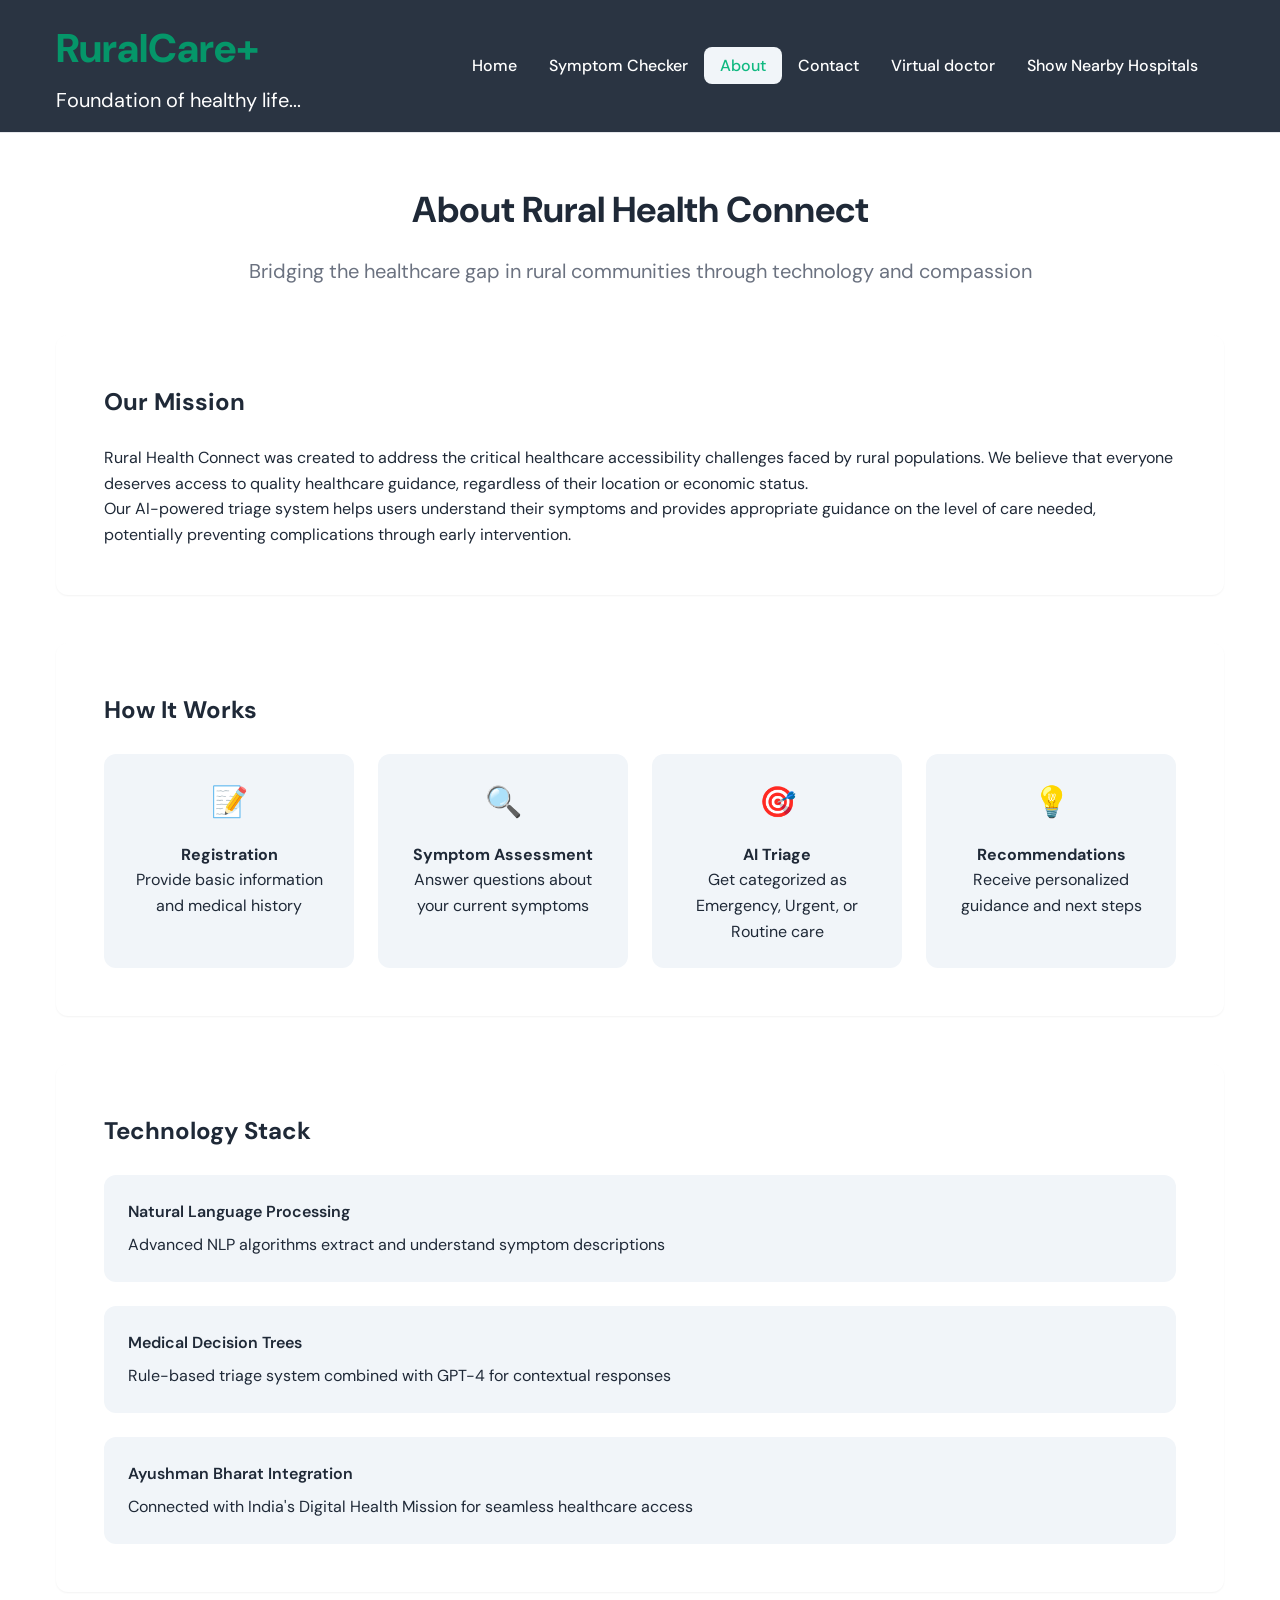
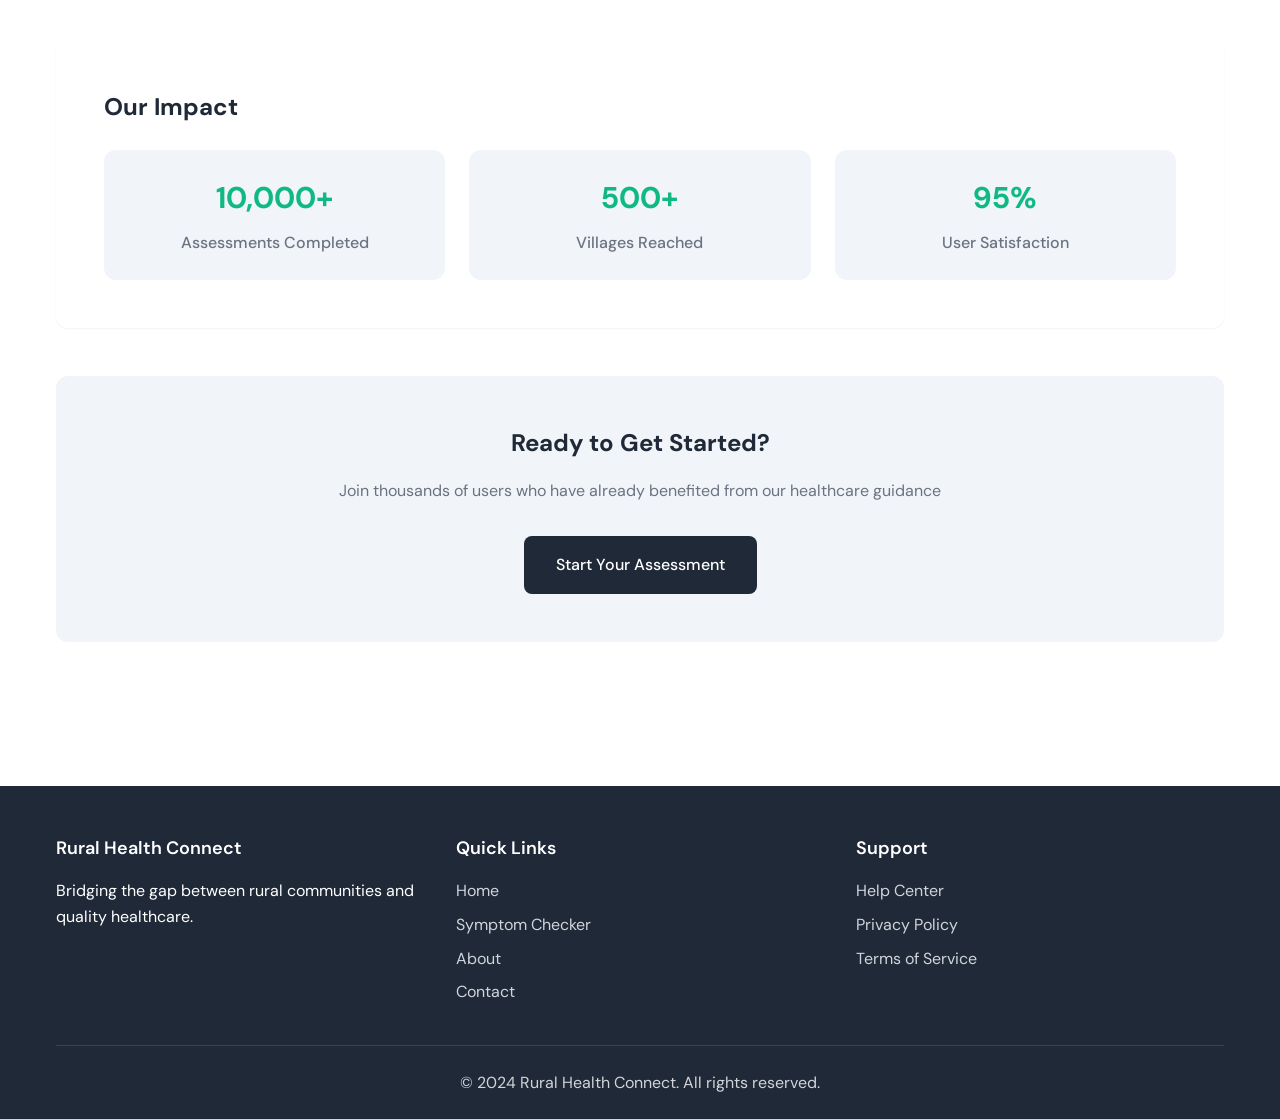
<file: about.html>
<!DOCTYPE html>
<html lang="en">
<head>
    <meta charset="UTF-8">
    <meta name="viewport" content="width=device-width, initial-scale=1.0">
    <title>About Us - Rural Health Connect</title>
    <link rel="stylesheet" href="styles.css">
    <link href="https://fonts.googleapis.com/css2?family=DM+Sans:wght@400;500;700&display=swap" rel="stylesheet">
</head>
<body>
    <header class="header">
        <nav class="nav">
            <div class="nav-brand">
            <h1>RuralCare+</h1>
                <span class="tagline">Foundation of healthy life...</span>
            </div>
            </div>
            <ul class="nav-menu">
                <li><a href="index.html">Home</a></li>
                <li><a href="symptom-checker.html">Symptom Checker</a></li>
                <li><a href="about.html" class="active">About</a></li>
                <li><a href="contact.html">Contact</a></li>
                <li><a href="bot.html">Virtual doctor</a></li>
                <li><a href="map.html">Show Nearby Hospitals</a></li>
            </ul>
        </nav>
    </header>

    <main class="main">
        <div class="container">
            <section class="about-hero">
                <h2>About Rural Health Connect</h2>
                <p class="lead">Bridging the healthcare gap in rural communities through technology and compassion</p>
            </section>

            <section class="about-content">
                <div class="content-grid">
                    <div class="content-section">
                        <h3>Our Mission</h3>
                        <p>Rural Health Connect was created to address the critical healthcare accessibility challenges faced by rural populations. We believe that everyone deserves access to quality healthcare guidance, regardless of their location or economic status.</p>
                        <p>Our AI-powered triage system helps users understand their symptoms and provides appropriate guidance on the level of care needed, potentially preventing complications through early intervention.</p>
                    </div>

                    <div class="content-section">
                        <h3>How It Works</h3>
                        <div class="process-steps">
                            <div class="process-step">
                                <div class="step-icon">📝</div>
                                <h4>Registration</h4>
                                <p>Provide basic information and medical history</p>
                            </div>
                            <div class="process-step">
                                <div class="step-icon">🔍</div>
                                <h4>Symptom Assessment</h4>
                                <p>Answer questions about your current symptoms</p>
                            </div>
                            <div class="process-step">
                                <div class="step-icon">🎯</div>
                                <h4>AI Triage</h4>
                                <p>Get categorized as Emergency, Urgent, or Routine care</p>
                            </div>
                            <div class="process-step">
                                <div class="step-icon">💡</div>
                                <h4>Recommendations</h4>
                                <p>Receive personalized guidance and next steps</p>
                            </div>
                        </div>
                    </div>

                    <div class="content-section">
                        <h3>Technology Stack</h3>
                        <div class="tech-features">
                            <div class="tech-feature">
                                <h4>Natural Language Processing</h4>
                                <p>Advanced NLP algorithms extract and understand symptom descriptions</p>
                            </div>
                            <div class="tech-feature">
                                <h4>Medical Decision Trees</h4>
                                <p>Rule-based triage system combined with GPT-4 for contextual responses</p>
                            </div>
                            <div class="tech-feature">
                                <h4>Ayushman Bharat Integration</h4>
                                <p>Connected with India's Digital Health Mission for seamless healthcare access</p>
                            </div>
                        </div>
                    </div>

                    <div class="content-section">
                        <h3>Our Impact</h3>
                        <div class="impact-stats">
                            <div class="stat">
                                <div class="stat-number">10,000+</div>
                                <div class="stat-label">Assessments Completed</div>
                            </div>
                            <div class="stat">
                                <div class="stat-number">500+</div>
                                <div class="stat-label">Villages Reached</div>
                            </div>
                            <div class="stat">
                                <div class="stat-number">95%</div>
                                <div class="stat-label">User Satisfaction</div>
                            </div>
                        </div>
                    </div>
                </div>
            </section>

            <section class="cta">
                <h3>Ready to Get Started?</h3>
                <p>Join thousands of users who have already benefited from our healthcare guidance</p>
                <a href="registration.html" class="btn btn-primary">Start Your Assessment</a>
            </section>
        </div>
    </main>

    <footer class="footer">
        <div class="container">
            <div class="footer-content">
                <div class="footer-section">
                    <h4>Rural Health Connect</h4>
                    <p>Bridging the gap between rural communities and quality healthcare.</p>
                </div>
                <div class="footer-section">
                    <h4>Quick Links</h4>
                    <ul>
                        <li><a href="index.html">Home</a></li>
                        <li><a href="symptom-checker.html">Symptom Checker</a></li>
                        <li><a href="about.html">About</a></li>
                        <li><a href="contact.html">Contact</a></li>
                    </ul>
                </div>
                <div class="footer-section">
                    <h4>Support</h4>
                    <ul>
                        <li><a href="help.html">Help Center</a></li>
                        <li><a href="privacy.html">Privacy Policy</a></li>
                        <li><a href="terms.html">Terms of Service</a></li>
                    </ul>
                </div>
            </div>
            <div class="footer-bottom">
                <p>&copy; 2024 Rural Health Connect. All rights reserved.</p>
            </div>
        </div>
    </footer>

    <script src="script.js"></script>
</body>
</html>
</file>
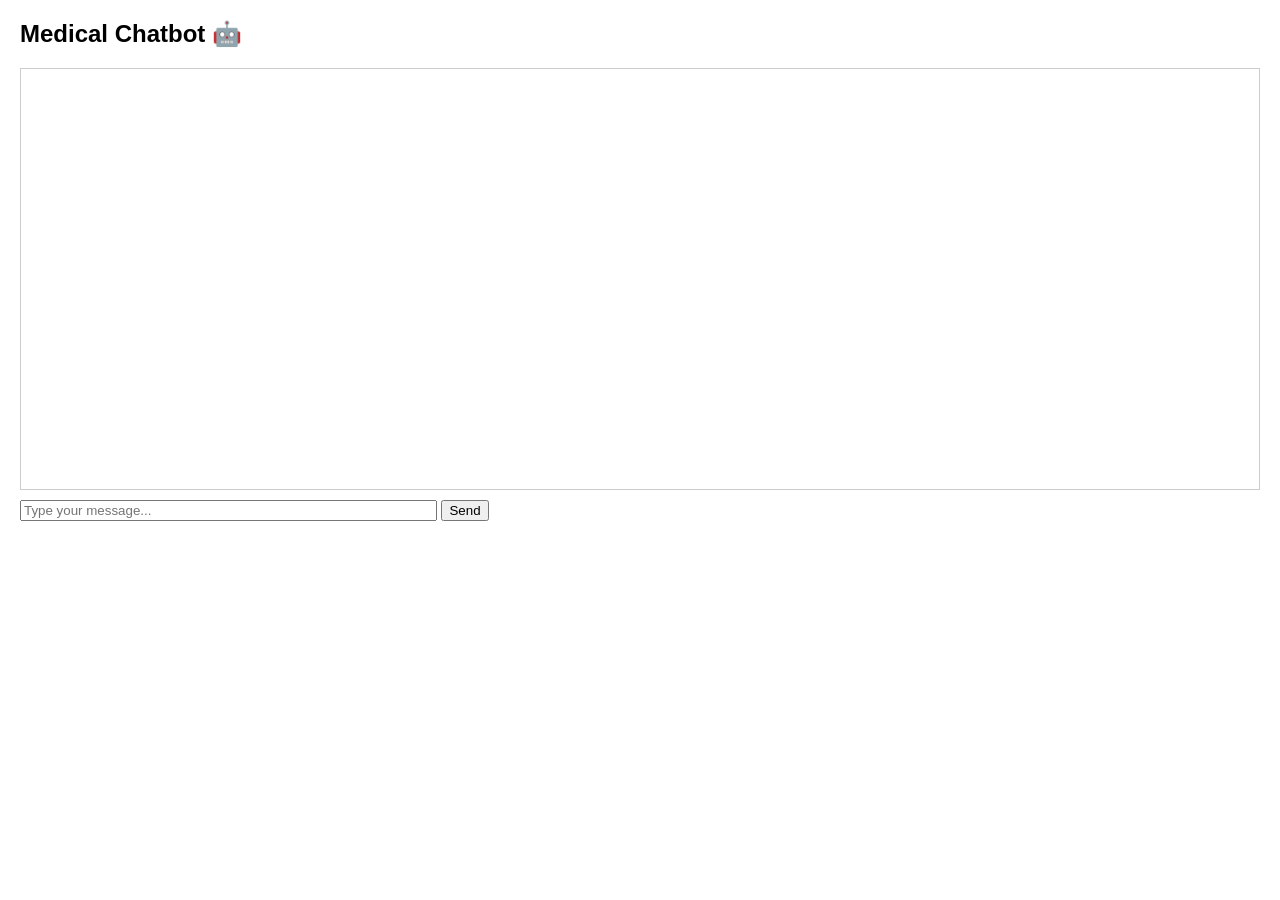
<file: bot.html>
<!DOCTYPE html>
<html lang="en">
<head>
  <meta charset="UTF-8">
  <title>Medical Chatbot</title>
  <style>
    body { font-family: Arial, sans-serif; margin: 20px; }
    #chat { border: 1px solid #ccc; padding: 10px; height: 400px; overflow-y: scroll; }
    .user { color: blue; margin: 5px 0; }
    .bot { color: green; margin: 5px 0; }
    #controls { margin-top: 10px; }
  </style>
</head>
<body>
  <h2>Medical Chatbot 🤖</h2>
  <div id="chat"></div>

  <div id="controls">
    <input type="text" id="userInput" placeholder="Type your message..." size="50">
    <button onclick="sendMessage()">Send</button>
    <!-- <button onclick="startVoice()">🎤 Speak</button> -->
  </div>

  <audio id="ttsAudio" controls hidden></audio>

  <script src="script2.js"></script>
</body>
</html>
</file>
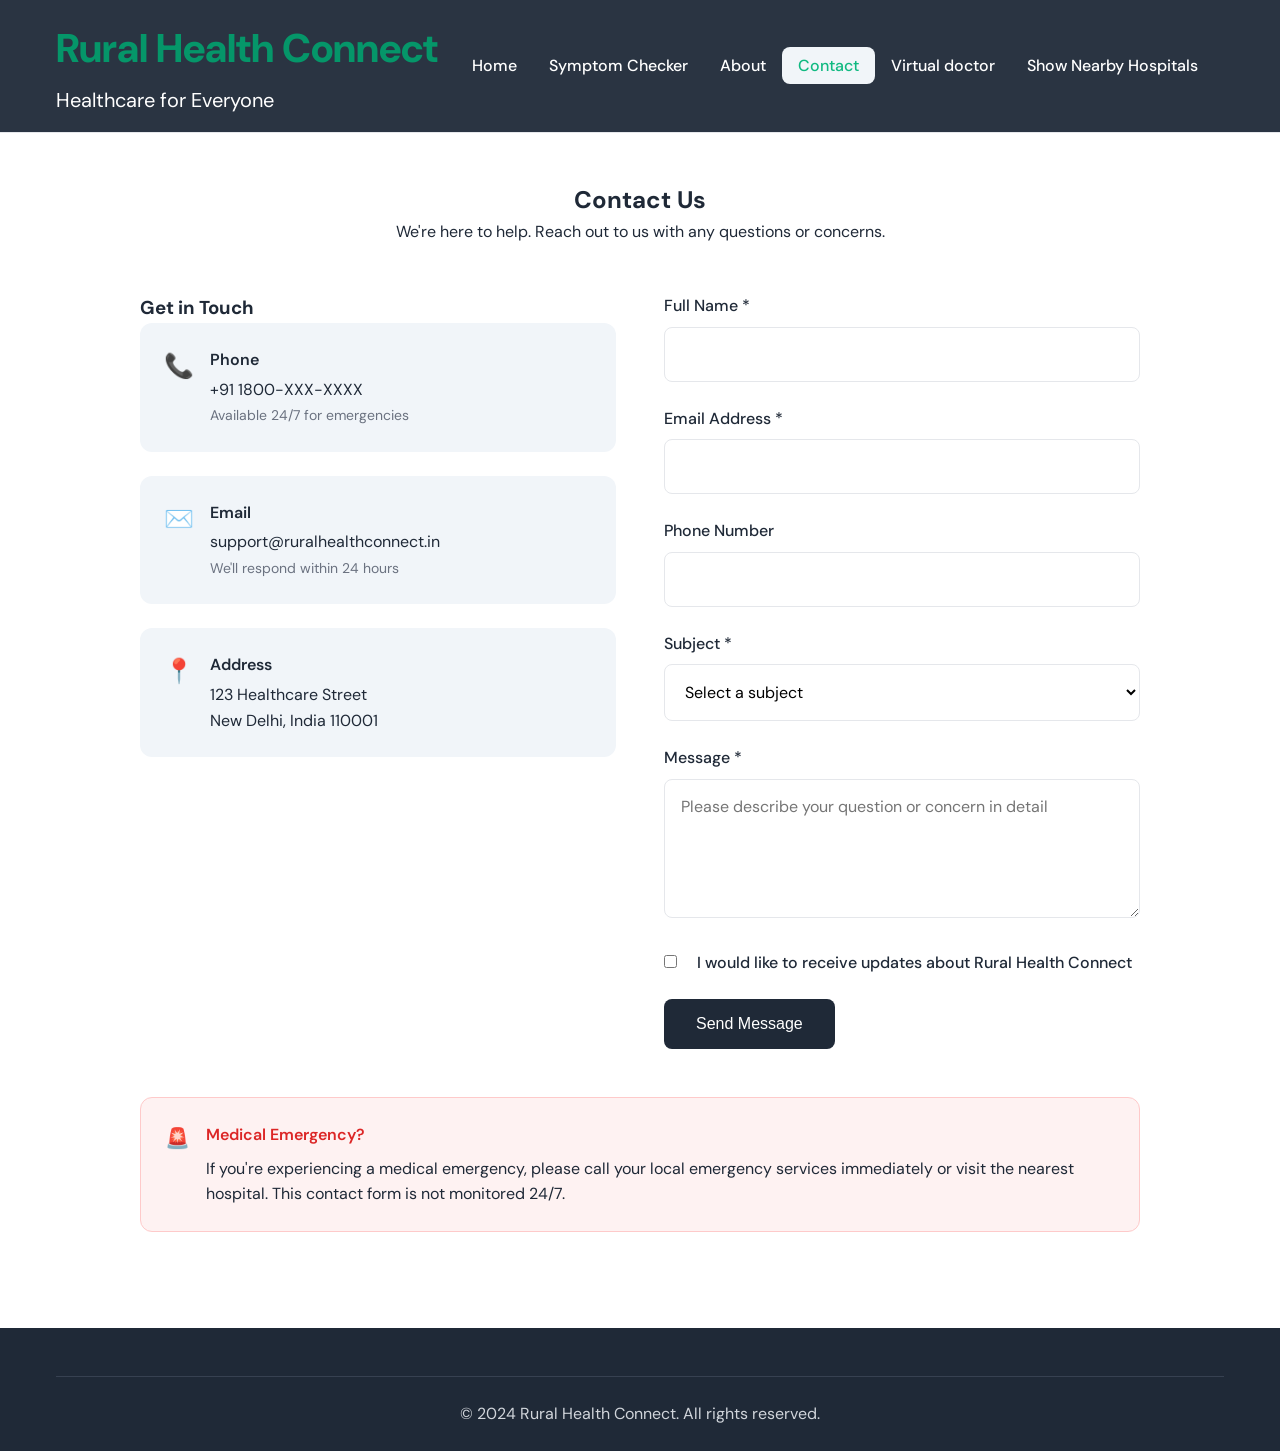
<file: contact.html>
<!DOCTYPE html>
<html lang="en">
<head>
    <meta charset="UTF-8">
    <meta name="viewport" content="width=device-width, initial-scale=1.0">
    <title>Contact Us - Rural Health Connect</title>
    <link rel="stylesheet" href="styles.css">
    <link href="https://fonts.googleapis.com/css2?family=DM+Sans:wght@400;500;700&display=swap" rel="stylesheet">
</head>
<body>
    <header class="header">
        <nav class="nav">
            <div class="nav-brand">
                <h1>Rural Health Connect</h1>
                <span class="tagline">Healthcare for Everyone</span>
            </div>
            <ul class="nav-menu">
                <li><a href="index.html">Home</a></li>
                <li><a href="symptom-checker.html">Symptom Checker</a></li>
                <li><a href="about.html">About</a></li>
                <li><a href="contact.html" class="active">Contact</a></li>
                <li><a href="bot.html">Virtual doctor</a></li>
                <li><a href="map.html">Show Nearby Hospitals</a></li>
            </ul>
        </nav>
    </header>

    <main class="main">
        <div class="container">
            <div class="contact-container">
                <div class="contact-header">
                    <h2>Contact Us</h2>
                    <p>We're here to help. Reach out to us with any questions or concerns.</p>
                </div>

                <div class="contact-content">
                    <div class="contact-info">
                        <h3>Get in Touch</h3>
                        <div class="contact-methods">
                            <div class="contact-method">
                                <div class="method-icon">📞</div>
                                <div class="method-details">
                                    <h4>Phone</h4>
                                    <p>+91 1800-XXX-XXXX</p>
                                    <span>Available 24/7 for emergencies</span>
                                </div>
                            </div>
                            <div class="contact-method">
                                <div class="method-icon">✉️</div>
                                <div class="method-details">
                                    <h4>Email</h4>
                                    <p>support@ruralhealthconnect.in</p>
                                    <span>We'll respond within 24 hours</span>
                                </div>
                            </div>
                            <div class="contact-method">
                                <div class="method-icon">📍</div>
                                <div class="method-details">
                                    <h4>Address</h4>
                                    <p>123 Healthcare Street<br>New Delhi, India 110001</p>
                                </div>
                            </div>
                        </div>
                    </div>

                    <div class="contact-form-container">
                        <form id="contactForm" class="contact-form">
                            <div class="form-group">
                                <label for="name">Full Name *</label>
                                <input type="text" id="name" name="name" required>
                            </div>

                            <div class="form-group">
                                <label for="email">Email Address *</label>
                                <input type="email" id="email" name="email" required>
                            </div>

                            <div class="form-group">
                                <label for="phone">Phone Number</label>
                                <input type="tel" id="phone" name="phone">
                            </div>

                            <div class="form-group">
                                <label for="subject">Subject *</label>
                                <select id="subject" name="subject" required>
                                    <option value="">Select a subject</option>
                                    <option value="technical">Technical Support</option>
                                    <option value="medical">Medical Question</option>
                                    <option value="feedback">Feedback</option>
                                    <option value="partnership">Partnership</option>
                                    <option value="other">Other</option>
                                </select>
                            </div>

                            <div class="form-group">
                                <label for="message">Message *</label>
                                <textarea id="message" name="message" rows="5" required placeholder="Please describe your question or concern in detail"></textarea>
                            </div>

                            <div class="form-group">
                                <label class="checkbox-label">
                                    <input type="checkbox" name="newsletter" value="yes">
                                    <span class="checkmark"></span>
                                    I would like to receive updates about Rural Health Connect
                                </label>
                            </div>

                            <button type="submit" class="btn btn-primary">Send Message</button>
                        </form>
                    </div>
                </div>

                <div class="emergency-notice">
                    <div class="notice-icon">🚨</div>
                    <div class="notice-content">
                        <h4>Medical Emergency?</h4>
                        <p>If you're experiencing a medical emergency, please call your local emergency services immediately or visit the nearest hospital. This contact form is not monitored 24/7.</p>
                    </div>
                </div>
            </div>
        </div>
    </main>

    <footer class="footer">
        <div class="container">
            <div class="footer-bottom">
                <p>&copy; 2024 Rural Health Connect. All rights reserved.</p>
            </div>
        </div>
    </footer>

    <script src="script.js"></script>
</body>
</html>
</file>
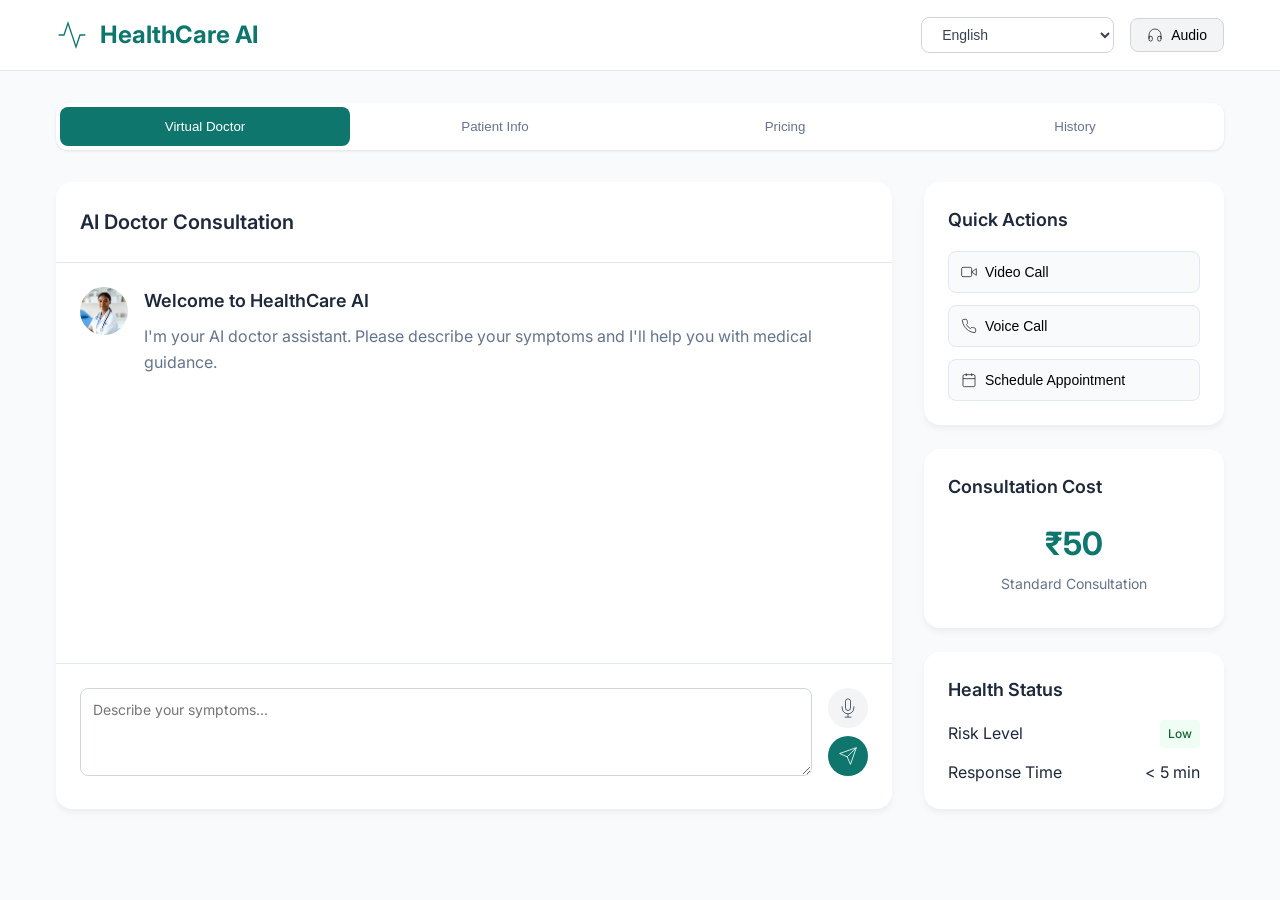
<file: index2.html>
<!DOCTYPE html>
<html lang="en">
<head>
    <meta charset="UTF-8">
    <meta name="viewport" content="width=device-width, initial-scale=1.0">
    <title>HealthCare AI - Virtual Doctor Platform</title>
    <link rel="stylesheet" href="styles2.css">
    <link href="https://fonts.googleapis.com/css2?family=Inter:wght@300;400;500;600;700&display=swap" rel="stylesheet">
</head>
<body>
    <!-- Header -->
    <header class="header">
        <div class="container">
            <div class="header-content">
                <div class="logo">
                    <svg class="logo-icon" viewBox="0 0 24 24" fill="none" stroke="currentColor">
                        <path d="M22 12h-4l-3 9L9 3l-3 9H2"/>
                    </svg>
                    <h1>HealthCare AI</h1>
                </div>
                <div class="header-controls">
                    <select id="languageSelect" class="language-selector">
                        <option value="en">English</option>
                        <option value="hi">हिंदी (Hindi)</option>
                        <option value="bn">বাংলা (Bengali)</option>
                        <option value="te">తెలుగు (Telugu)</option>
                        <option value="ta">தமிழ் (Tamil)</option>
                        <option value="mr">मराठी (Marathi)</option>
                        <option value="gu">ગુજરાતી (Gujarati)</option>
                        <option value="kn">ಕನ್ನಡ (Kannada)</option>
                        <option value="ml">മലയാളം (Malayalam)</option>
                        <option value="pa">ਪੰਜਾਬੀ (Punjabi)</option>
                    </select>
                    <button id="audioToggle" class="audio-toggle">
                        <svg viewBox="0 0 24 24" fill="none" stroke="currentColor">
                            <path d="M3 18v-6a9 9 0 0 1 18 0v6"/>
                            <path d="M21 19a2 2 0 0 1-2 2h-1a2 2 0 0 1-2-2v-3a2 2 0 0 1 2-2h3zM3 19a2 2 0 0 0 2 2h1a2 2 0 0 0 2-2v-3a2 2 0 0 0-2-2H3z"/>
                        </svg>
                        Audio
                    </button>
                </div>
            </div>
        </div>
    </header>

    <!-- Emergency Alert -->
    <div id="emergencyAlert" class="emergency-alert hidden">
        <div class="container">
            <div class="alert-content">
                <svg class="alert-icon" viewBox="0 0 24 24" fill="none" stroke="currentColor">
                    <path d="M10.29 3.86L1.82 18a2 2 0 0 0 1.71 3h16.94a2 2 0 0 0 1.71-3L13.71 3.86a2 2 0 0 0-3.42 0z"/>
                    <line x1="12" y1="9" x2="12" y2="13"/>
                    <line x1="12" y1="17" x2="12.01" y2="17"/>
                </svg>
                <div>
                    <h3>Emergency Detected</h3>
                    <p>Your symptoms suggest this may be an emergency. Please consider calling emergency services or visiting the nearest hospital immediately.</p>
                </div>
            </div>
        </div>
    </div>

    <!-- Main Content -->
    <main class="main">
        <div class="container">
            <!-- Navigation Tabs -->
            <div class="tabs">
                <button class="tab-button active" data-tab="consultation">Virtual Doctor</button>
                <button class="tab-button" data-tab="registration">Patient Info</button>
                <button class="tab-button" data-tab="pricing">Pricing</button>
                <button class="tab-button" data-tab="history">History</button>
            </div>

            <!-- Virtual Doctor Consultation Tab -->
            <div id="consultation" class="tab-content active">
                <div class="consultation-grid">
                    <!-- Chat Interface -->
                    <div class="chat-container">
                        <div class="chat-header">
                            <h2>AI Doctor Consultation</h2>
                            <div id="listeningIndicator" class="listening-indicator hidden">
                                <span class="pulse-dot"></span>
                                Listening...
                            </div>
                        </div>
                        <div class="chat-messages" id="chatMessages">
                            <div class="welcome-message">
                                <div class="doctor-avatar">
                                    <img src="/caring-doctor.png" alt="AI Doctor" />
                                </div>
                                <div class="message-content">
                                    <h3>Welcome to HealthCare AI</h3>
                                    <p>I'm your AI doctor assistant. Please describe your symptoms and I'll help you with medical guidance.</p>
                                </div>
                            </div>
                        </div>
                        <div class="chat-input-container">
                            <textarea id="messageInput" placeholder="Describe your symptoms..." rows="2"></textarea>
                            <div class="input-controls">
                                <button id="voiceButton" class="voice-button">
                                    <svg viewBox="0 0 24 24" fill="none" stroke="currentColor">
                                        <path d="M12 1a3 3 0 0 0-3 3v8a3 3 0 0 0 6 0V4a3 3 0 0 0-3-3z"/>
                                        <path d="M19 10v2a7 7 0 0 1-14 0v-2"/>
                                        <line x1="12" y1="19" x2="12" y2="23"/>
                                        <line x1="8" y1="23" x2="16" y2="23"/>
                                    </svg>
                                </button>
                                <button id="sendButton" class="send-button">
                                    <svg viewBox="0 0 24 24" fill="none" stroke="currentColor">
                                        <line x1="22" y1="2" x2="11" y2="13"/>
                                        <polygon points="22,2 15,22 11,13 2,9 22,2"/>
                                    </svg>
                                </button>
                            </div>
                        </div>
                    </div>

                    <!-- Sidebar -->
                    <div class="sidebar">
                        <!-- Quick Actions -->
                        <div class="card">
                            <h3>Quick Actions</h3>
                            <div class="quick-actions">
                                <button class="action-button">
                                    <svg viewBox="0 0 24 24" fill="none" stroke="currentColor">
                                        <polygon points="23 7 16 12 23 17 23 7"/>
                                        <rect x="1" y="5" width="15" height="14" rx="2" ry="2"/>
                                    </svg>
                                    Video Call
                                </button>
                                <button class="action-button">
                                    <svg viewBox="0 0 24 24" fill="none" stroke="currentColor">
                                        <path d="M22 16.92v3a2 2 0 0 1-2.18 2 19.79 19.79 0 0 1-8.63-3.07 19.5 19.5 0 0 1-6-6 19.79 19.79 0 0 1-3.07-8.67A2 2 0 0 1 4.11 2h3a2 2 0 0 1 2 1.72 12.84 12.84 0 0 0 .7 2.81 2 2 0 0 1-.45 2.11L8.09 9.91a16 16 0 0 0 6 6l1.27-1.27a2 2 0 0 1 2.11-.45 12.84 12.84 0 0 0 2.81.7A2 2 0 0 1 22 16.92z"/>
                                    </svg>
                                    Voice Call
                                </button>
                                <button class="action-button">
                                    <svg viewBox="0 0 24 24" fill="none" stroke="currentColor">
                                        <rect x="3" y="4" width="18" height="18" rx="2" ry="2"/>
                                        <line x1="16" y1="2" x2="16" y2="6"/>
                                        <line x1="8" y1="2" x2="8" y2="6"/>
                                        <line x1="3" y1="10" x2="21" y2="10"/>
                                    </svg>
                                    Schedule Appointment
                                </button>
                            </div>
                        </div>

                        <!-- Consultation Cost -->
                        <div class="card">
                            <h3>Consultation Cost</h3>
                            <div class="cost-display">
                                <div class="cost-amount" id="costAmount">₹50</div>
                                <div class="cost-type" id="costType">Standard Consultation</div>
                                <div id="costFeatures" class="cost-features"></div>
                            </div>
                        </div>

                        <!-- Health Status -->
                        <div class="card">
                            <h3>Health Status</h3>
                            <div class="status-grid">
                                <div class="status-item">
                                    <span>Risk Level</span>
                                    <span id="riskLevel" class="status-badge low">Low</span>
                                </div>
                                <div class="status-item">
                                    <span>Response Time</span>
                                    <span id="responseTime">< 5 min</span>
                                </div>
                            </div>
                        </div>
                    </div>
                </div>
            </div>

            <!-- Patient Registration Tab -->
            <div id="registration" class="tab-content">
                <div class="card">
                    <h2>Patient Information</h2>
                    <p class="card-description">Please provide your details for personalized healthcare</p>
                    <form id="patientForm" class="patient-form">
                        <div class="form-grid">
                            <div class="form-group">
                                <label for="patientName">Full Name</label>
                                <input type="text" id="patientName" placeholder="Enter your full name" required>
                            </div>
                            <div class="form-group">
                                <label for="patientAge">Age</label>
                                <input type="number" id="patientAge" placeholder="Enter your age" required>
                            </div>
                            <div class="form-group">
                                <label for="patientGender">Gender</label>
                                <select id="patientGender" required>
                                    <option value="">Select gender</option>
                                    <option value="male">Male</option>
                                    <option value="female">Female</option>
                                    <option value="other">Other</option>
                                </select>
                            </div>
                            <div class="form-group">
                                <label for="patientLanguage">Preferred Language</label>
                                <select id="patientLanguage">
                                    <option value="en">English</option>
                                    <option value="hi">हिंदी (Hindi)</option>
                                    <option value="bn">বাংলা (Bengali)</option>
                                    <option value="te">తెలుగు (Telugu)</option>
                                    <option value="ta">தமிழ் (Tamil)</option>
                                    <option value="mr">मराठी (Marathi)</option>
                                    <option value="gu">ગુજરાતી (Gujarati)</option>
                                    <option value="kn">ಕನ್ನಡ (Kannada)</option>
                                    <option value="ml">മലയാളം (Malayalam)</option>
                                    <option value="pa">ਪੰਜਾਬੀ (Punjabi)</option>
                                </select>
                            </div>
                        </div>
                        <div class="form-group">
                            <label for="patientSymptoms">Current Symptoms</label>
                            <textarea id="patientSymptoms" placeholder="Describe your current symptoms in detail..." rows="3"></textarea>
                        </div>
                        <div class="form-group">
                            <label for="patientHistory">Medical History</label>
                            <textarea id="patientHistory" placeholder="Any chronic conditions, allergies, medications, or previous surgeries..." rows="3"></textarea>
                        </div>
                        <button type="submit" class="submit-button">
                            <svg viewBox="0 0 24 24" fill="none" stroke="currentColor">
                                <path d="M20 21v-2a4 4 0 0 0-4-4H8a4 4 0 0 0-4 4v2"/>
                                <circle cx="12" cy="7" r="4"/>
                            </svg>
                            Save Patient Information
                        </button>
                    </form>
                </div>
            </div>

            <!-- Pricing Tab -->
            <div id="pricing" class="tab-content">
                <div class="pricing-grid">
                    <div class="pricing-card">
                        <h3>Basic Consultation</h3>
                        <p>Text-based AI consultation</p>
                        <div class="price">₹50</div>
                        <div class="price-period">per session</div>
                        <ul class="features-list">
                            <li>AI-powered diagnosis</li>
                            <li>Symptom analysis</li>
                            <li>Basic recommendations</li>
                        </ul>
                    </div>
                    <div class="pricing-card featured">
                        <div class="popular-badge">Most Popular</div>
                        <h3>Premium Consultation</h3>
                        <p>Audio + Video support</p>
                        <div class="price">₹80</div>
                        <div class="price-period">per session</div>
                        <ul class="features-list">
                            <li>Everything in Basic</li>
                            <li>Voice assistance</li>
                            <li>Audio responses</li>
                            <li>Multilingual support</li>
                        </ul>
                    </div>
                    <div class="pricing-card">
                        <h3>Emergency</h3>
                        <p>Immediate response</p>
                        <div class="price emergency-price">₹200</div>
                        <div class="price-period">per session</div>
                        <ul class="features-list">
                            <li>Everything in Premium</li>
                            <li>Immediate response</li>
                            <li>Emergency protocols</li>
                            <li>Hospital referrals</li>
                        </ul>
                    </div>
                </div>
            </div>

            <!-- History Tab -->
            <div id="history" class="tab-content">
                <div class="card">
                    <h2>Consultation History</h2>
                    <p class="card-description">Your previous consultations and health records</p>
                    <div id="historyList" class="history-list">
                        <!-- History items will be populated by JavaScript -->
                    </div>
                </div>
            </div>
        </div>
    </main>

    <script src="script.js"></script>
</body>
</html>
</file>
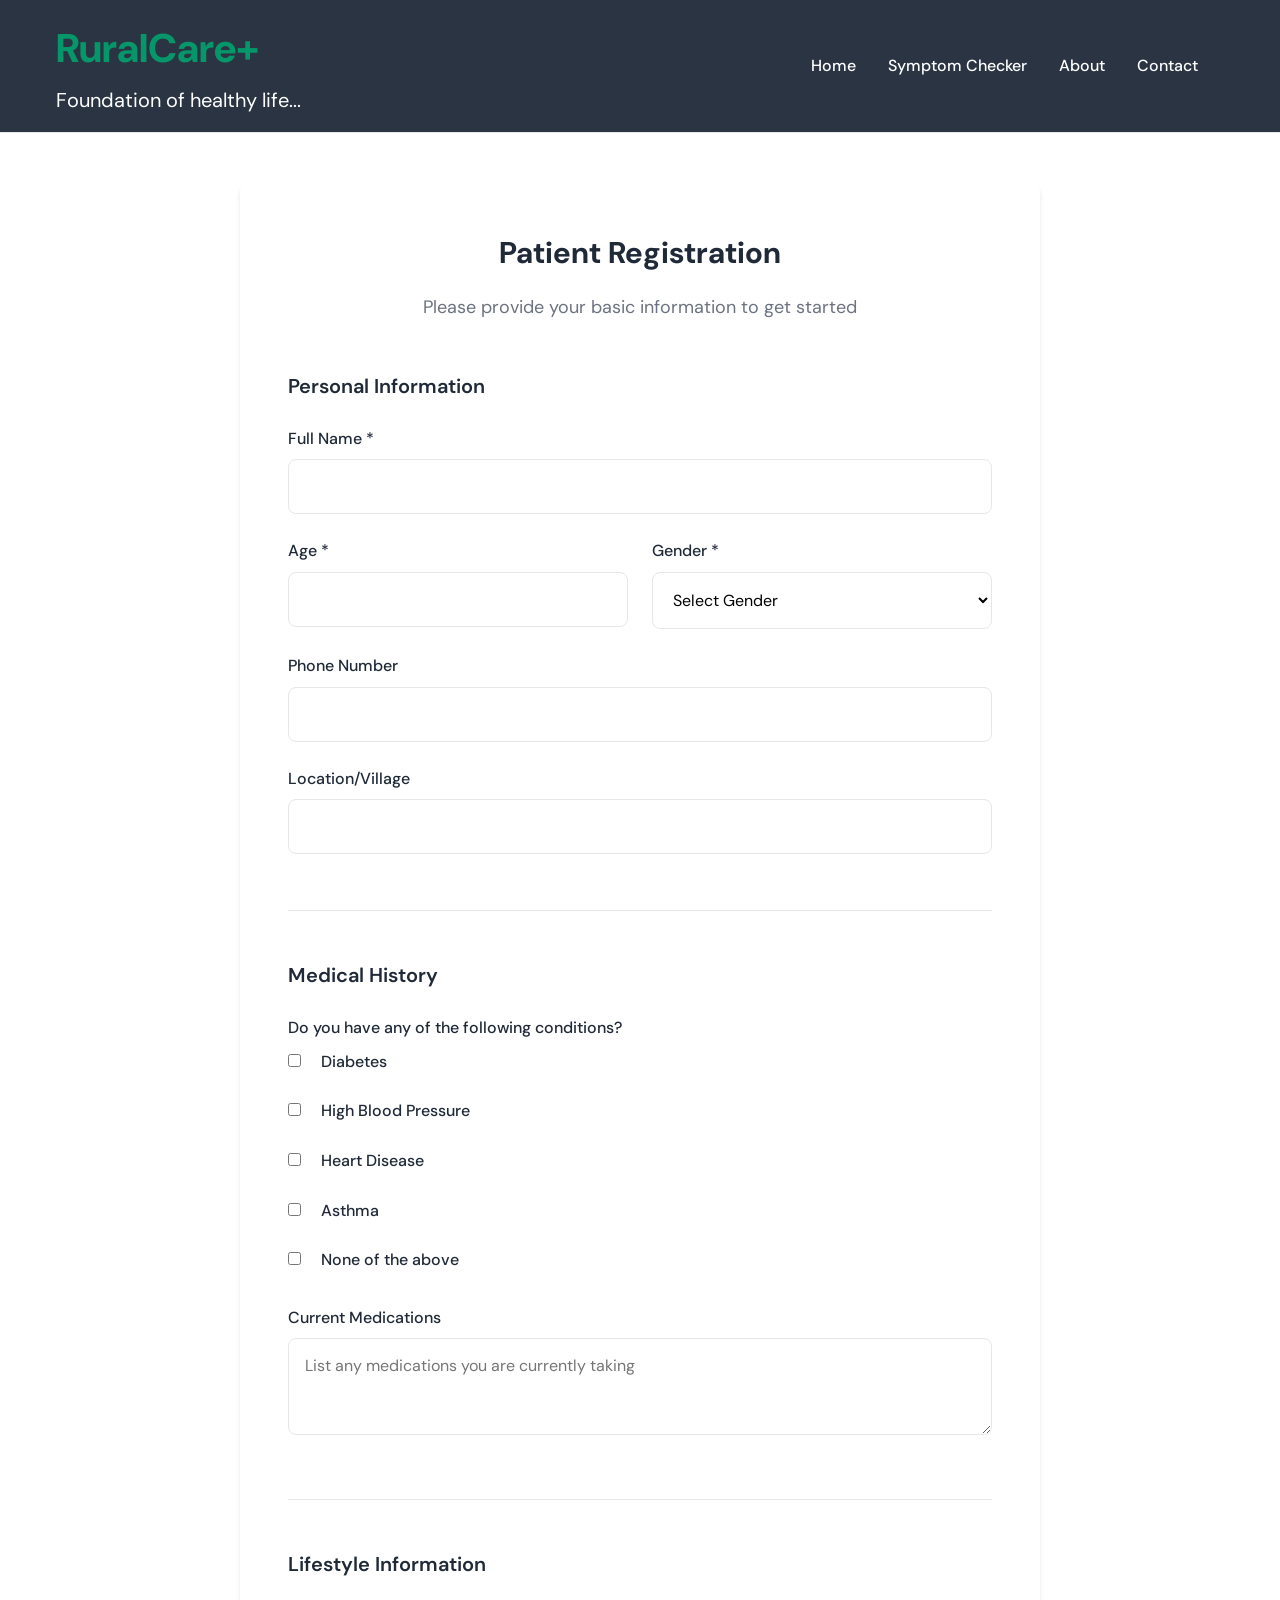
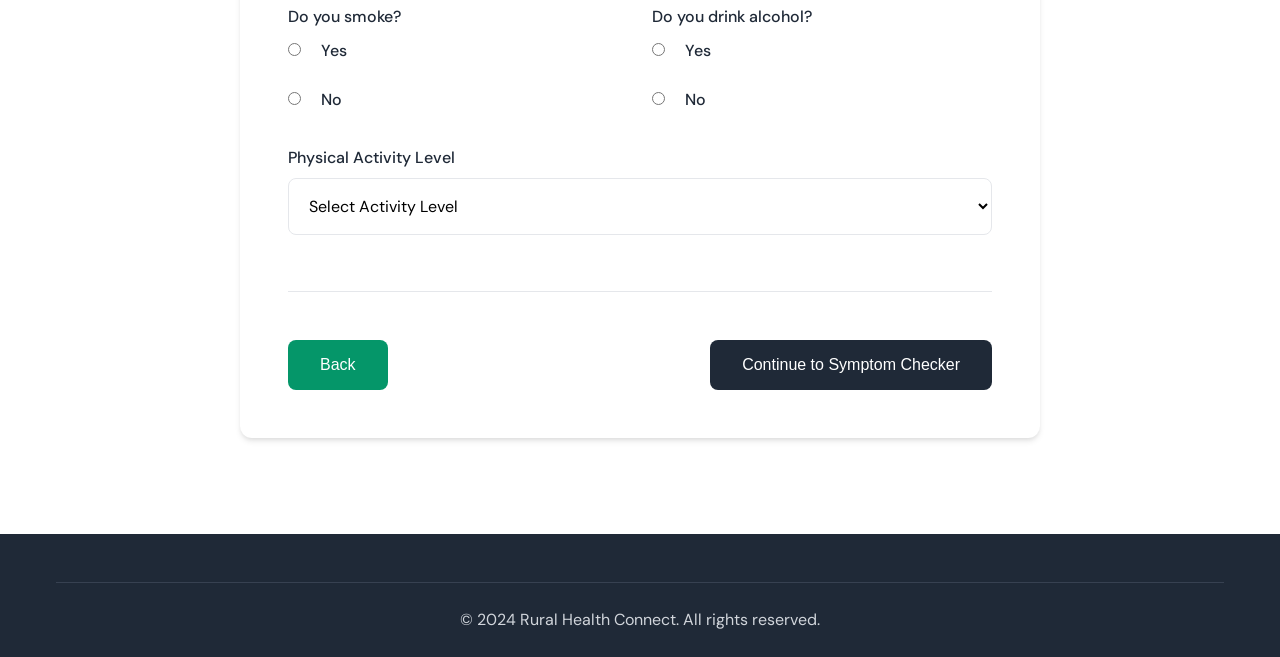
<file: registration.html>
<!DOCTYPE html>
<html lang="en">
<head>
    <meta charset="UTF-8">
    <meta name="viewport" content="width=device-width, initial-scale=1.0">
    <title>Patient Registration - Rural Health Connect</title>
    <link rel="stylesheet" href="styles.css">
    <link href="https://fonts.googleapis.com/css2?family=DM+Sans:wght@400;500;700&display=swap" rel="stylesheet">
</head>
<body>
    <header class="header">
        <nav class="nav">
            <div class="nav-brand">
                <h1>RuralCare+</h1>
                <span class="tagline">Foundation of healthy life...</span>
            </div>
            </div>
            <ul class="nav-menu">
                <li><a href="index.html">Home</a></li>
                <li><a href="symptom-checker.html">Symptom Checker</a></li>
                <li><a href="about.html">About</a></li>
                <li><a href="contact.html">Contact</a></li>
            </ul>
        </nav>
    </header>

    <main class="main">
        <div class="container">
            <div class="form-container">
                <div class="form-header">
                    <h2>Patient Registration</h2>
                    <p>Please provide your basic information to get started</p>
                </div>

                <form id="registrationForm" class="registration-form">
                    <div class="form-section">
                        <h3>Personal Information</h3>
                        
                        <div class="form-group">
                            <label for="fullName">Full Name *</label>
                            <input type="text" id="fullName" name="fullName" required>
                        </div>

                        <div class="form-row">
                            <div class="form-group">
                                <label for="age">Age *</label>
                                <input type="number" id="age" name="age" min="1" max="120" required>
                            </div>
                            <div class="form-group">
                                <label for="gender">Gender *</label>
                                <select id="gender" name="gender" required>
                                    <option value="">Select Gender</option>
                                    <option value="male">Male</option>
                                    <option value="female">Female</option>
                                    <option value="other">Other</option>
                                </select>
                            </div>
                        </div>

                        <div class="form-group">
                            <label for="phone">Phone Number</label>
                            <input type="tel" id="phone" name="phone">
                        </div>

                        <div class="form-group">
                            <label for="location">Location/Village</label>
                            <input type="text" id="location" name="location">
                        </div>
                    </div>

                    <div class="form-section">
                        <h3>Medical History</h3>
                        
                        <div class="form-group">
                            <label>Do you have any of the following conditions?</label>
                            <div class="checkbox-group">
                                <label class="checkbox-label">
                                    <input type="checkbox" name="conditions" value="diabetes">
                                    <span class="checkmark"></span>
                                    Diabetes
                                </label>
                                <label class="checkbox-label">
                                    <input type="checkbox" name="conditions" value="hypertension">
                                    <span class="checkmark"></span>
                                    High Blood Pressure
                                </label>
                                <label class="checkbox-label">
                                    <input type="checkbox" name="conditions" value="heart_disease">
                                    <span class="checkmark"></span>
                                    Heart Disease
                                </label>
                                <label class="checkbox-label">
                                    <input type="checkbox" name="conditions" value="asthma">
                                    <span class="checkmark"></span>
                                    Asthma
                                </label>
                                <label class="checkbox-label">
                                    <input type="checkbox" name="conditions" value="none">
                                    <span class="checkmark"></span>
                                    None of the above
                                </label>
                            </div>
                        </div>

                        <div class="form-group" id="pregnancyGroup" style="display: none;">
                            <label>Are you currently pregnant?</label>
                            <div class="radio-group">
                                <label class="radio-label">
                                    <input type="radio" name="pregnancy" value="yes">
                                    <span class="radio-mark"></span>
                                    Yes
                                </label>
                                <label class="radio-label">
                                    <input type="radio" name="pregnancy" value="no">
                                    <span class="radio-mark"></span>
                                    No
                                </label>
                            </div>
                        </div>

                        <div class="form-group">
                            <label for="medications">Current Medications</label>
                            <textarea id="medications" name="medications" rows="3" placeholder="List any medications you are currently taking"></textarea>
                        </div>
                    </div>

                    <div class="form-section">
                        <h3>Lifestyle Information</h3>
                        
                        <div class="form-row">
                            <div class="form-group">
                                <label>Do you smoke?</label>
                                <div class="radio-group">
                                    <label class="radio-label">
                                        <input type="radio" name="smoking" value="yes">
                                        <span class="radio-mark"></span>
                                        Yes
                                    </label>
                                    <label class="radio-label">
                                        <input type="radio" name="smoking" value="no">
                                        <span class="radio-mark"></span>
                                        No
                                    </label>
                                </div>
                            </div>
                            <div class="form-group">
                                <label>Do you drink alcohol?</label>
                                <div class="radio-group">
                                    <label class="radio-label">
                                        <input type="radio" name="alcohol" value="yes">
                                        <span class="radio-mark"></span>
                                        Yes
                                    </label>
                                    <label class="radio-label">
                                        <input type="radio" name="alcohol" value="no">
                                        <span class="radio-mark"></span>
                                        No
                                    </label>
                                </div>
                            </div>
                        </div>

                        <div class="form-group">
                            <label for="exercise">Physical Activity Level</label>
                            <select id="exercise" name="exercise">
                                <option value="">Select Activity Level</option>
                                <option value="sedentary">Sedentary (little to no exercise)</option>
                                <option value="light">Light (1-3 days per week)</option>
                                <option value="moderate">Moderate (3-5 days per week)</option>
                                <option value="active">Very Active (6-7 days per week)</option>
                            </select>
                        </div>
                    </div>

                    <div class="form-actions">
                        <button type="button" class="btn btn-secondary" onclick="window.history.back()">Back</button>
                        <button type="submit" class="btn btn-primary">Continue to Symptom Checker</button>
                    </div>
                </form>
            </div>
        </div>
    </main>

    <footer class="footer">
        <div class="container">
            <div class="footer-bottom">
                <p>&copy; 2024 Rural Health Connect. All rights reserved.</p>
            </div>
        </div>
    </footer>

    <script src="script.js"></script>
</body>
</html>
</file>
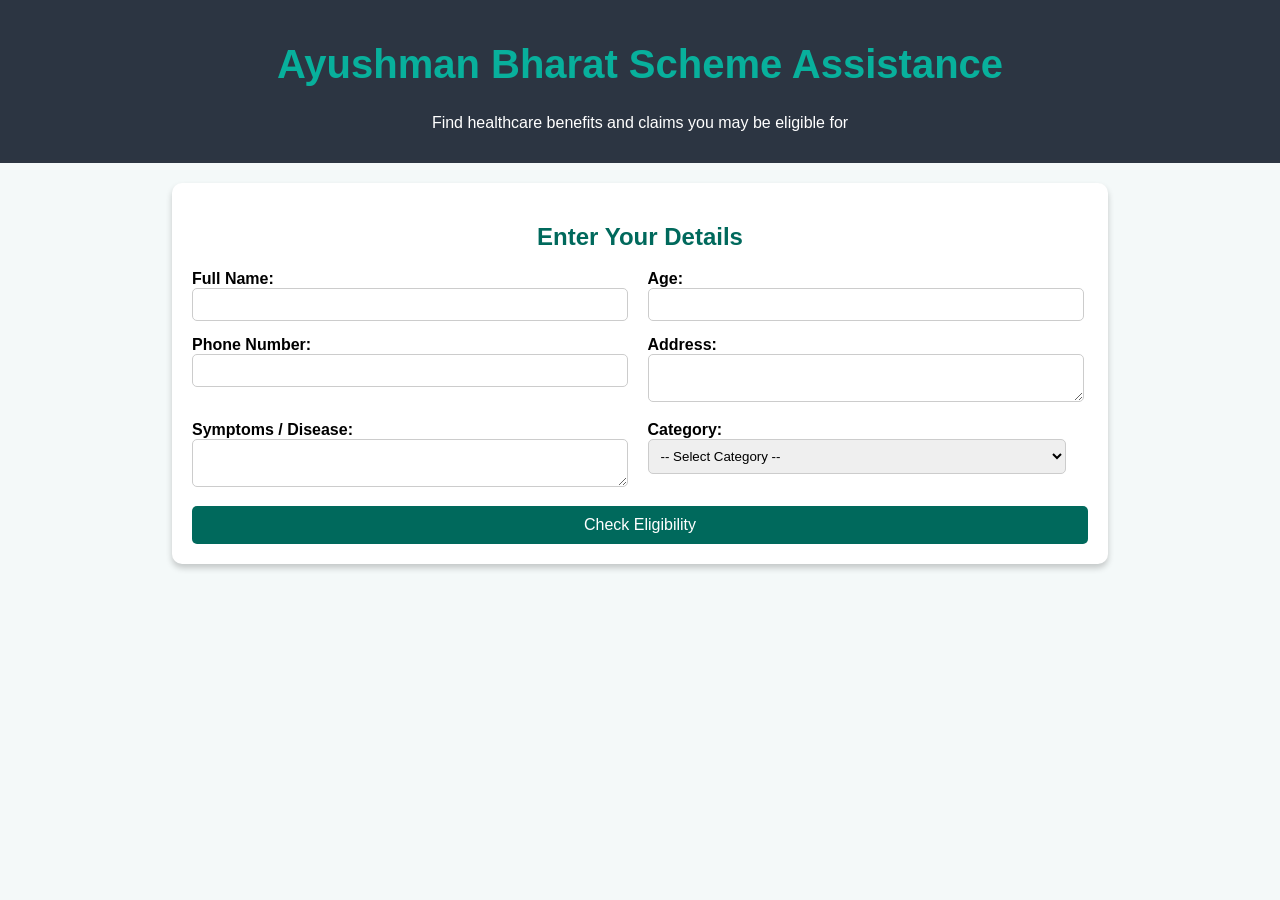
<file: scheme.html>
<!DOCTYPE html>
<html lang="en">
<head>
  <meta charset="UTF-8">
  <title>Ayushman Bharat Scheme Helper</title>
  <style>
    body {
      font-family: Arial, sans-serif;
      background: #f4f9f9;
      margin: 0;
      padding: 0;
    }
  h1{
    color:#08b09c;
    font-size: 40px;
  }
    header {
      background:  #2c3542;
      color: white;
      padding: 15px;
      text-align: center;
    }
    .container {
      width: 70%;
      margin: 20px auto;
      background: white;
      padding: 20px;
      border-radius: 10px;
      box-shadow: 0px 4px 6px rgba(0,0,0,0.2);
    }
    h2 {
      text-align: center;
      color: #00695c;
    }
    form {
      display: grid;
      grid-template-columns: 1fr 1fr;
      gap: 15px;
    }
    label {
      font-weight: bold;
    }
    input, textarea, select {
      padding: 8px;
      border-radius: 5px;
      border: 1px solid #ccc;
      width: 95%;
    }
    button {
      grid-column: span 2;
      padding: 10px;
      background: #00695c;
      color: white;
      border: none;
      border-radius: 5px;
      font-size: 16px;
      cursor: pointer;
    }
    button:hover {
      background: #004d40;
    }
    #result {
      margin-top: 20px;
      padding: 15px;
      background: #e0f2f1;
      border-radius: 10px;
      display: none;
    }
    a {
      color: #004d40;
      font-weight: bold;
      text-decoration: none;
    }
    a:hover {
      text-decoration: underline;
    }
  </style>
</head>
<body>
  <header>
    <h1>Ayushman Bharat Scheme Assistance</h1>
    <p>Find healthcare benefits and claims you may be eligible for</p>
  </header>

  <div class="container">
    <h2>Enter Your Details</h2>
    <form id="schemeForm">
      <div>
        <label for="name">Full Name:</label><br>
        <input type="text" id="name" required>
      </div>
      <div>
        <label for="age">Age:</label><br>
        <input type="number" id="age" required>
      </div>
      <div>
        <label for="phone">Phone Number:</label><br>
        <input type="text" id="phone" required>
      </div>
      <div>
        <label for="address">Address:</label><br>
        <textarea id="address" rows="2" required></textarea>
      </div>
      <div>
        <label for="symptoms">Symptoms / Disease:</label><br>
        <textarea id="symptoms" rows="2"></textarea>
      </div>
      <div>
        <label for="category">Category:</label><br>
        <select id="category" required>
          <option value="">-- Select Category --</option>
          <option value="rural">Rural Household</option>
          <option value="urban">Urban Household</option>
          <option value="sc">SC/ST Category</option>
          <option value="other">Other</option>
        </select>
      </div>
      <button type="submit">Check Eligibility</button>
    </form>

    <div id="result"></div>
  </div>

  <script>
    document.getElementById("schemeForm").addEventListener("submit", async function(event) {
      event.preventDefault();

      let name = document.getElementById("name").value;
      let age = document.getElementById("age").value;
      let phone = document.getElementById("phone").value;
      let address = document.getElementById("address").value;
      let symptoms = document.getElementById("symptoms").value;
      let category = document.getElementById("category").value;
      let resultBox = document.getElementById("result");

      let userPrompt = `
        User details:
        Name: ${name}
        Age: ${age}
        Phone: ${phone}
        Address: ${address}
        Symptoms/Disease: ${symptoms}
        Category: ${category}

        Based on this information, suggest Ayushman Bharat / PM-JAY scheme eligibility, 
        benefits, and possible claims for this person in India. Respond in simple points.
      `;

      resultBox.innerHTML = "<p>⏳ Checking eligibility, please wait...</p>";
      resultBox.style.display = "block";

      try {
        const response = await fetch("https://api.groq.com/openai/v1/chat/completions", {
          method: "POST",
          headers: {
            "Content-Type": "application/json",
            "Authorization": "Bearer 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"   // <-- put your key here
          },
          body: JSON.stringify({
            model: "llama3-8b-8192",
            messages: [
              { role: "system", content: "You are an assistant that explains Ayushman Bharat scheme eligibility and claims clearly." },
              { role: "user", content: userPrompt }
            ]
          })
        });

        const data = await response.json();

        if (data.choices && data.choices.length > 0) {
          let output = data.choices[0].message.content;
          resultBox.innerHTML = `
            <h3>Dear ${name}, here are your scheme benefits:</h3>
            <p>${output.replace(/\n/g, "<br>")}</p>
            <p>👉 Visit official Ayushman Bharat site: 
            <a href="https://pmjay.gov.in" target="_blank">Ayushman Bharat - PM-JAY</a></p>`;
        } else {
          resultBox.innerHTML = "<p>⚠️ Could not fetch response. Try again later.</p>";
        }
      } catch (error) {
        console.error(error);
        resultBox.innerHTML = "<p>❌ Error connecting to scheme advisor service.</p>";
      }
    });
  </script>
</body>
</html>
</file>
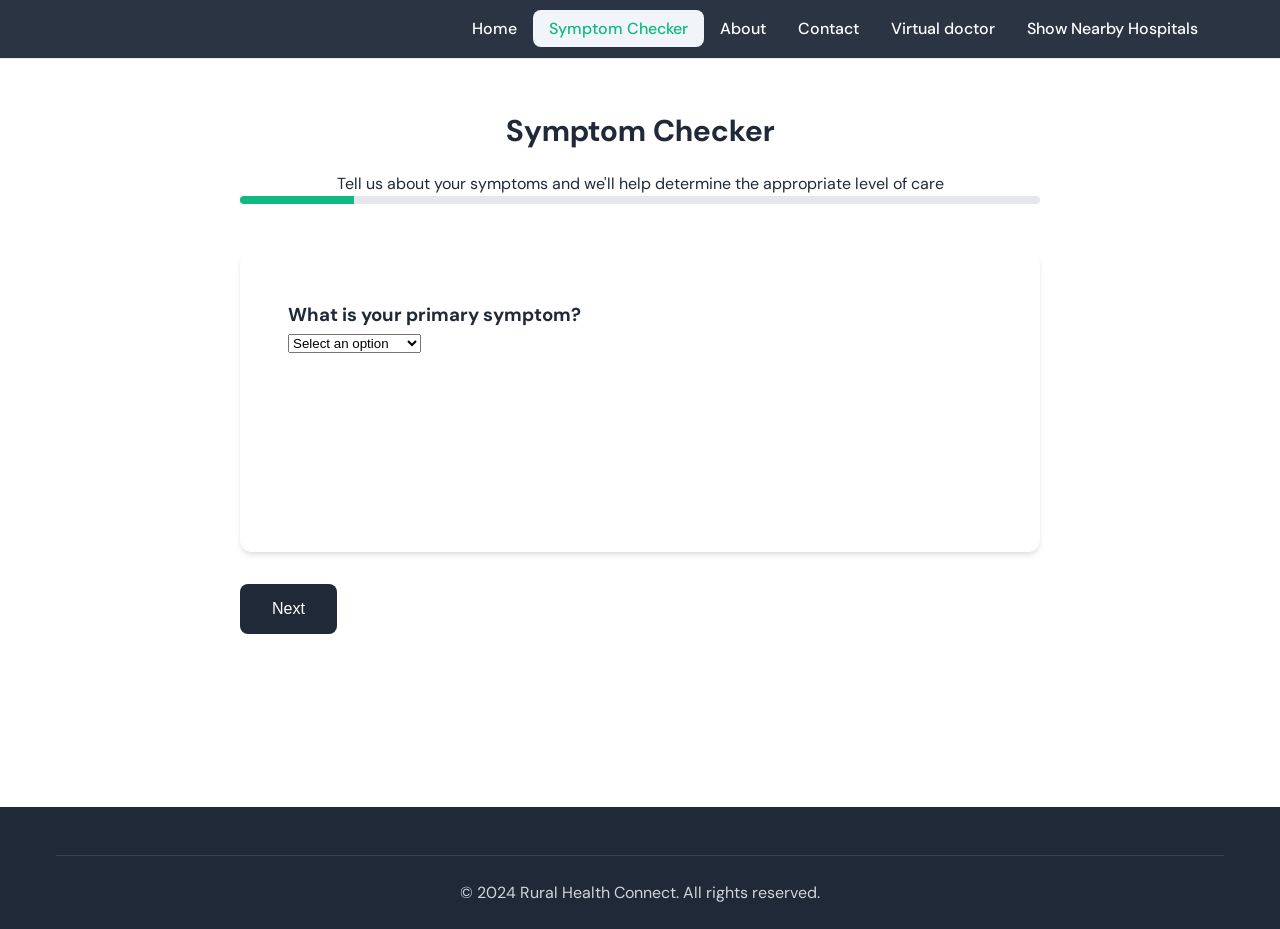
<file: symptom-checker.html>
<!DOCTYPE html>
<html lang="en">
<head>
    <meta charset="UTF-8">
    <meta name="viewport" content="width=device-width, initial-scale=1.0">
    <title>Symptom Checker - Rural Health Connect</title>
    <link rel="stylesheet" href="styles.css">
    <link href="https://fonts.googleapis.com/css2?family=DM+Sans:wght@400;500;700&display=swap" rel="stylesheet">
</head>
<body>
    <header class="header">
        <nav class="nav">
            <div class="nav-brand">
               
            </div>
            <ul class="nav-menu">
                <li><a href="index.html">Home</a></li>
                <li><a href="symptom-checker.html" class="active">Symptom Checker</a></li>
                <li><a href="about.html">About</a></li>
                <li><a href="contact.html">Contact</a></li>
                <li><a href="bot.html">Virtual doctor</a></li>
                <li><a href="map.html">Show Nearby Hospitals</a></li>
            </ul>
        </nav>
    </header>

    <main class="main">
        <div class="container">
            <div class="symptom-checker">
                <div class="checker-header">
                    <h2>Symptom Checker</h2>
                    <p>Tell us about your symptoms and we'll help determine the appropriate level of care</p>
                    <div class="progress-bar">
                        <div class="progress-fill" id="progressFill"></div>
                    </div>
                </div>

                <form id="symptomForm" class="symptom-form">
                    <div class="question-container" id="questionContainer">
                        <!-- Questions will be dynamically loaded here -->
                    </div>

                    <div class="form-actions">
                        <button type="button" class="btn btn-secondary" id="prevBtn" style="display: none;">Previous</button>
                        <button type="button" class="btn btn-primary" id="nextBtn">Next</button>
                        <button type="submit" class="btn btn-primary" id="submitBtn" style="display: none;">Get Results</button>
                    </div>
                </form>
            </div>
        </div>
    </main>

    <footer class="footer">
        <div class="container">
            <div class="footer-bottom">
                <p>&copy; 2024 Rural Health Connect. All rights reserved.</p>
            </div>
        </div>
    </footer>

    <script src="symptom-checker.js"></script>
    <script src="script.js"></script>
</body>
</html>
</file>
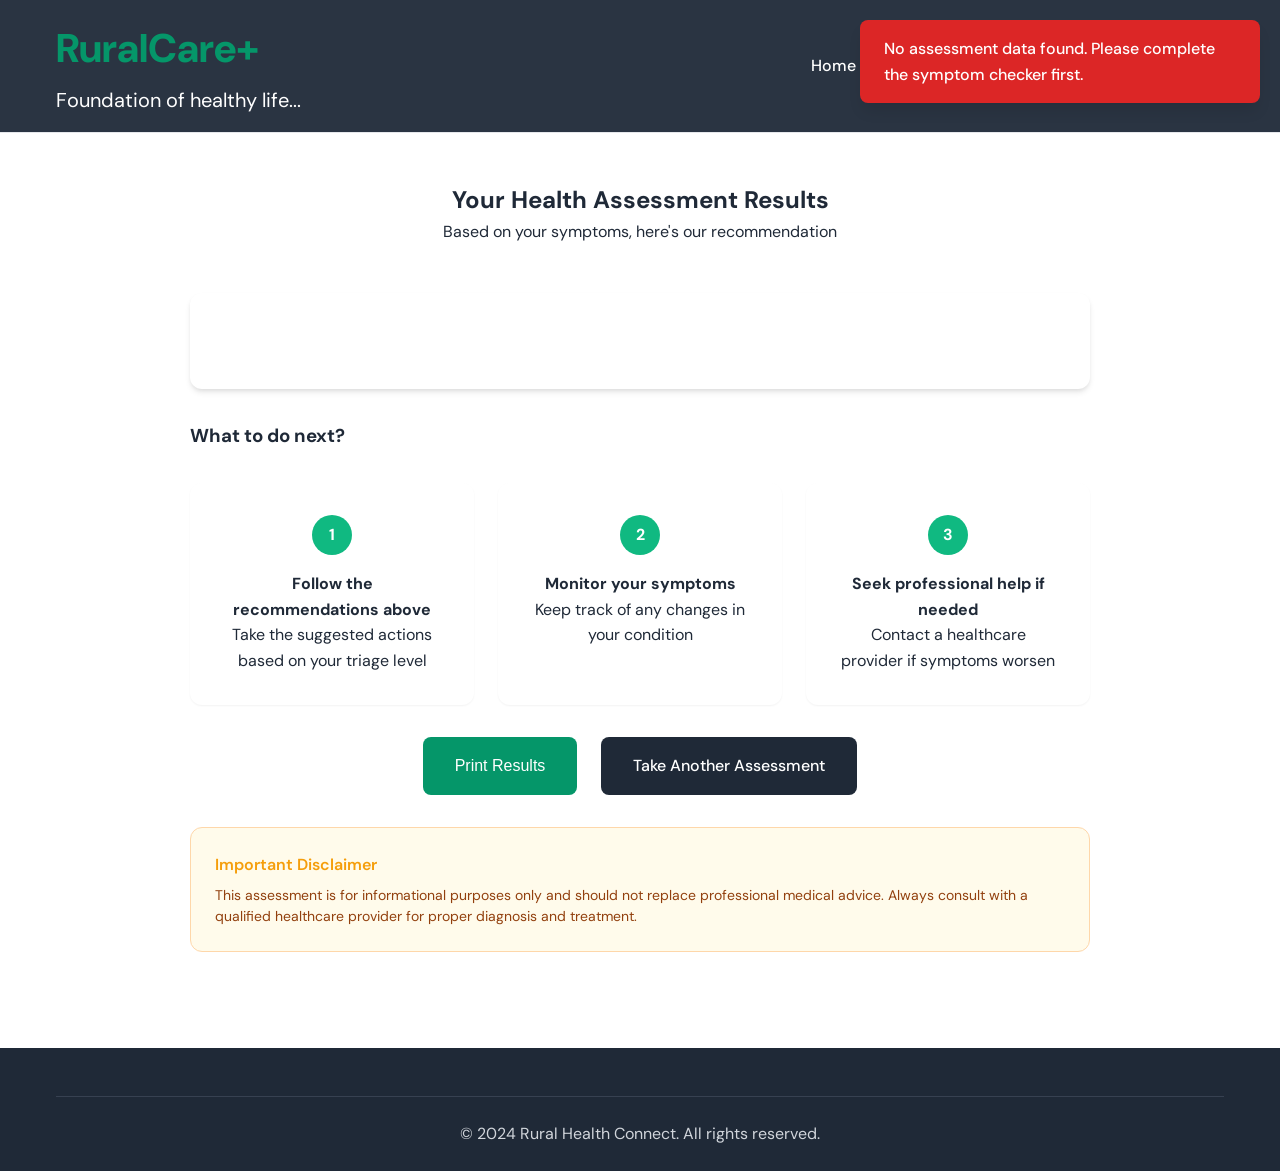
<file: triage-results.html>
<!DOCTYPE html>
<html lang="en">
<head>
    <meta charset="UTF-8">
    <meta name="viewport" content="width=device-width, initial-scale=1.0">
    <title>Health Assessment Results - Rural Health Connect</title>
    <link rel="stylesheet" href="styles.css">
    <link href="https://fonts.googleapis.com/css2?family=DM+Sans:wght@400;500;700&display=swap" rel="stylesheet">
</head>
<body>
    <header class="header">
        <nav class="nav">
            <div class="nav-brand">
                <h1>RuralCare+</h1>
                <span class="tagline">Foundation of healthy life...</span>
            </div>
            </div>
            <ul class="nav-menu">
                <li><a href="index.html">Home</a></li>
                <li><a href="symptom-checker.html">Symptom Checker</a></li>
                <li><a href="about.html">About</a></li>
                <li><a href="contact.html">Contact</a></li>
            </ul>
        </nav>
    </header>

    <main class="main">
        <div class="container">
            <div class="results-container">
                <div class="results-header">
                    <h2>Your Health Assessment Results</h2>
                    <p>Based on your symptoms, here's our recommendation</p>
                </div>

                <div class="triage-result" id="triageResult">
                    <!-- Results will be dynamically loaded here -->
                </div>

                <div class="recommendations" id="recommendations">
                    <!-- Recommendations will be dynamically loaded here -->
                </div>

                <div class="next-steps">
                    <h3>What to do next?</h3>
                    <div class="steps-grid">
                        <div class="step-card">
                            <div class="step-number">1</div>
                            <h4>Follow the recommendations above</h4>
                            <p>Take the suggested actions based on your triage level</p>
                        </div>
                        <div class="step-card">
                            <div class="step-number">2</div>
                            <h4>Monitor your symptoms</h4>
                            <p>Keep track of any changes in your condition</p>
                        </div>
                        <div class="step-card">
                            <div class="step-number">3</div>
                            <h4>Seek professional help if needed</h4>
                            <p>Contact a healthcare provider if symptoms worsen</p>
                        </div>
                    </div>
                </div>

                <div class="actions">
                    <button class="btn btn-secondary" onclick="window.print()">Print Results</button>
                    <a href="symptom-checker.html" class="btn btn-primary">Take Another Assessment</a>
                </div>

                <div class="disclaimer">
                    <h4>Important Disclaimer</h4>
                    <p>This assessment is for informational purposes only and should not replace professional medical advice. Always consult with a qualified healthcare provider for proper diagnosis and treatment.</p>
                </div>
            </div>
        </div>
    </main>

    <footer class="footer">
        <div class="container">
            <div class="footer-bottom">
                <p>&copy; 2024 Rural Health Connect. All rights reserved.</p>
            </div>
        </div>
    </footer>

    <script src="triage-results.js"></script>
    <script src="script.js"></script>
</body>
</html>
</file>
<file: styles.css>
/* Healthcare Application Styles */
* {
  margin: 0;
  padding: 0;
  box-sizing: border-box;
}

:root {
  /* Healthcare color palette */
  --primary-color: #1f2937;
  --secondary-color: #10b981;
  --accent-color: #059669;
  --background-color: #ffffff;
  --card-background: #f1f5f9;
  --text-primary: #1f2937;
  --text-secondary: #6b7280;
  --text-muted: #9ca3af;
  --border-color: #e5e7eb;
  --error-color: #dc2626;
  --success-color: #10b981;
  --warning-color: #f59e0b;

  /* Typography */
  --font-family: "DM Sans", -apple-system, BlinkMacSystemFont, "Segoe UI", Roboto, sans-serif;
  --font-size-xs: 0.75rem;
  --font-size-sm: 0.875rem;
  --font-size-base: 1rem;
  --font-size-lg: 1.125rem;
  --font-size-xl: 1.25rem;
  --font-size-2xl: 1.5rem;
  --font-size-3xl: 1.875rem;
  --font-size-4xl: 2.25rem;

  /* Spacing */
  --spacing-xs: 0.25rem;
  --spacing-sm: 0.5rem;
  --spacing-md: 1rem;
  --spacing-lg: 1.5rem;
  --spacing-xl: 2rem;
  --spacing-2xl: 3rem;

  /* Border radius */
  --radius-sm: 0.25rem;
  --radius-md: 0.5rem;
  --radius-lg: 0.75rem;
  --radius-xl: 1rem;

  /* Shadows */
  --shadow-sm: 0 1px 2px 0 rgba(0, 0, 0, 0.05);
  --shadow-md: 0 4px 6px -1px rgba(0, 0, 0, 0.1), 0 2px 4px -1px rgba(0, 0, 0, 0.06);
  --shadow-lg: 0 10px 15px -3px rgba(0, 0, 0, 0.1), 0 4px 6px -2px rgba(0, 0, 0, 0.05);
}

body {
  font-family: var(--font-family);
  font-size: var(--font-size-base);
  line-height: 1.6;
  color: var(--text-primary);
  background-color: var(--background-color);
}

.container {
  max-width: 1200px;
  margin: 0 auto;
  padding: 0 var(--spacing-md);
}

/* Header Styles */
.header {
  background-color:  #2a3442;
  border-bottom: 1px solid var(--border-color);
  position: sticky;
  top: 0;
  z-index: 100;
 
}

.nav {
  display: flex;
  justify-content: space-between;
  align-items: center;
  padding: var(--spacing-md) var(--spacing-md);
  max-width: 1200px;
  margin: 0 auto;
  
}

.nav-brand h1 {
  color: #059669;
  font-size: 40px;
  font-weight: 800;
  margin-bottom: var(--spacing-xs);
}

.nav-brand .tagline {
  font-size: 20px;
  color: white;
}

.nav-menu {
  display: flex;
  list-style: none;
  padding-right: 10px;
}

.nav-menu a {
  text-decoration: none;
  color: white;
  font-weight: 500;
  padding: var(--spacing-sm) var(--spacing-md);
  border-radius: var(--radius-md);
  transition: all 0.2s ease;
}

.nav-menu a:hover,
.nav-menu a.active {
  background-color: var(--card-background);
  color: var(--secondary-color);
}

/* Button Styles */
.btn {
  display: inline-flex;
  align-items: center;
  justify-content: center;
  padding: var(--spacing-md) var(--spacing-xl);
  font-size: var(--font-size-base);
  font-weight: 500;
  text-decoration: none;
  border: none;
  border-radius: var(--radius-md);
  cursor: pointer;
  transition: all 0.2s ease;
  min-height: 44px;
}

.btn-primary {
  background-color: var(--primary-color);
  color: white;
}

.btn-primary:hover {
  background-color: #374151;
  transform: translateY(-1px);
  box-shadow: var(--shadow-md);
}

.btn-secondary {
  background-color:  #059669;
  color: white;
}

.btn-secondary:hover {
  background-color: var(--accent-color);
  transform: translateY(-1px);
  box-shadow: var(--shadow-md);
}

/* Main Content */
.main {
  min-height: calc(100vh - 200px);
  padding: var(--spacing-2xl) 0;
}

/* Hero Section */
.hero {
  margin-left: 100px;
  display: flex;
  align-items: center;
  gap: var(--spacing-2xl);
  margin-bottom: var(--spacing-2xl);
  padding: var(--spacing-2xl) 0;
}

.hero-content {
  flex: 1;
}

.hero-content h2 {
  font-size: var(--font-size-4xl);
  font-weight: 700;
  color: var(--primary-color);
  margin-bottom: var(--spacing-lg);
  line-height: 1.2;
}

.hero-content p {
  font-size: var(--font-size-lg);
  color: var(--text-secondary);
  margin-bottom: var(--spacing-xl);
  line-height: 1.6;
}

.hero-actions {
  display: flex;
  gap: var(--spacing-lg);
  flex-wrap: wrap;
}

.hero-image {
  flex: 1;
  text-align: center;
}

.hero-image img {
  max-width: 100%;
  height: auto;
  border-radius: var(--radius-lg);
  box-shadow: var(--shadow-lg);
}

/* Features Section */
.features {
  padding: var(--spacing-2xl) 0;
  background-color: var(--card-background);
}

.features h3 {
  text-align: center;
  font-size: var(--font-size-3xl);
  font-weight: 700;
  color: var(--primary-color);
  margin-bottom: var(--spacing-2xl);
}

.features-grid {
  display: grid;
  grid-template-columns: repeat(auto-fit, minmax(280px, 1fr));
  gap: var(--spacing-xl);
}

.feature-card {
  background-color: var(--background-color);
  padding: var(--spacing-xl);
  border-radius: var(--radius-lg);
  text-align: center;
  box-shadow: var(--shadow-sm);
  transition: transform 0.2s ease, box-shadow 0.2s ease;
}

.feature-card:hover {
  transform: translateY(-4px);
  box-shadow: var(--shadow-lg);
}

.feature-icon {
  font-size: var(--font-size-4xl);
  margin-bottom: var(--spacing-lg);
  align-items: center;
}

.feature-card h4 {
  font-size: var(--font-size-xl);
  font-weight: 600;
  color: var(--primary-color);
  margin-bottom: var(--spacing-md);
}

.feature-card p {
  color: var(--text-secondary);
  line-height: 1.6;
}

/* Form Styles */
.form-container {
  max-width: 800px;
  margin: 0 auto;
  background-color: var(--background-color);
  padding: var(--spacing-2xl);
  border-radius: var(--radius-lg);
  box-shadow: var(--shadow-md);
}

.form-header {
  text-align: center;
  margin-bottom: var(--spacing-2xl);
}

.form-header h2 {
  font-size: var(--font-size-3xl);
  font-weight: 700;
  color: var(--primary-color);
  margin-bottom: var(--spacing-md);
}

.form-header p {
  color: var(--text-secondary);
  font-size: var(--font-size-lg);
}

.form-section {
  margin-bottom: var(--spacing-2xl);
  padding-bottom: var(--spacing-xl);
  border-bottom: 1px solid var(--border-color);
}

.form-section:last-child {
  border-bottom: none;
  margin-bottom: 0;
}

.form-section h3 {
  font-size: var(--font-size-xl);
  font-weight: 600;
  color: var(--primary-color);
  margin-bottom: var(--spacing-lg);
}

.form-group {
  margin-bottom: var(--spacing-lg);
}

.form-row {
  display: grid;
  grid-template-columns: 1fr 1fr;
  gap: var(--spacing-lg);
}

.form-group label {
  display: block;
  font-weight: 500;
  color: var(--text-primary);
  margin-bottom: var(--spacing-sm);
}

.form-group input,
.form-group select,
.form-group textarea {
  width: 100%;
  padding: var(--spacing-md);
  border: 1px solid var(--border-color);
  border-radius: var(--radius-md);
  font-size: var(--font-size-base);
  font-family: inherit;
  background-color: var(--background-color);
  transition: border-color 0.2s ease, box-shadow 0.2s ease;
}

.form-group input:focus,
.form-group select:focus,
.form-group textarea:focus {
  outline: none;
  border-color: var(--secondary-color);
  box-shadow: 0 0 0 3px rgba(16, 185, 129, 0.1);
}

/* Checkbox and Radio Styles */
.checkbox-group,
.radio-group {
  display: flex;
  flex-direction: column;
  gap: var(--spacing-md);
}

.checkbox-label,
.radio-label {
  display: flex;
  align-items: center;
  cursor: pointer;
  font-weight: 400;
}

.checkbox-label input[type="checkbox"],
.radio-label input[type="radio"] {
  width: auto;
  margin-right: var(--spacing-md);
}

/* Progress Bar */
.progress-bar {
  width: 100%;
  height: 8px;
  background-color: var(--border-color);
  border-radius: var(--radius-sm);
  overflow: hidden;
  margin-bottom: var(--spacing-xl);
}

.progress-fill {
  height: 100%;
  background-color: var(--secondary-color);
  transition: width 0.3s ease;
  width: 0%;
}

/* Symptom Checker Styles */
.symptom-checker {
  max-width: 800px;
  margin: 0 auto;
}

.checker-header {
  text-align: center;
  margin-bottom: var(--spacing-2xl);
}

.checker-header h2 {
  font-size: var(--font-size-3xl);
  font-weight: 700;
  color: var(--primary-color);
  margin-bottom: var(--spacing-md);
}

.question-container {
  background-color: var(--background-color);
  padding: var(--spacing-2xl);
  border-radius: var(--radius-lg);
  box-shadow: var(--shadow-md);
  margin-bottom: var(--spacing-xl);
  min-height: 300px;
}

/* Results Styles */
.results-container {
  max-width: 900px;
  margin: 0 auto;
}

.results-header {
  text-align: center;
  margin-bottom: var(--spacing-2xl);
}

.triage-result {
  background-color: var(--background-color);
  padding: var(--spacing-2xl);
  border-radius: var(--radius-lg);
  box-shadow: var(--shadow-md);
  margin-bottom: var(--spacing-xl);
  text-align: center;
}

.triage-emergency {
  border-left: 4px solid var(--error-color);
  background-color: #fef2f2;
}

.triage-urgent {
  border-left: 4px solid var(--warning-color);
  background-color: #fffbeb;
}

.triage-routine {
  border-left: 4px solid var(--success-color);
  background-color: #f0fdf4;
}

/* Steps Grid */
.steps-grid {
  display: grid;
  grid-template-columns: repeat(auto-fit, minmax(250px, 1fr));
  gap: var(--spacing-lg);
  margin-top: var(--spacing-xl);
}

.step-card {
  background-color: var(--background-color);
  padding: var(--spacing-xl);
  border-radius: var(--radius-lg);
  box-shadow: var(--shadow-sm);
  text-align: center;
}

.step-number {
  width: 40px;
  height: 40px;
  background-color: var(--secondary-color);
  color: white;
  border-radius: 50%;
  display: flex;
  align-items: center;
  justify-content: center;
  font-weight: 700;
  margin: 0 auto var(--spacing-md);
}

/* CTA Section */
.cta {
  background-color: var(--card-background);
  padding: var(--spacing-2xl);
  border-radius: var(--radius-lg);
  text-align: center;
  margin: var(--spacing-2xl) 0;
}

.cta h3 {
  font-size: var(--font-size-2xl);
  font-weight: 700;
  color: var(--primary-color);
  margin-bottom: var(--spacing-md);
}

.cta p {
  color: var(--text-secondary);
  margin-bottom: var(--spacing-xl);
}

/* Footer */
.footer {
  background-color: var(--primary-color);
  color: white;
  padding: var(--spacing-2xl) 0 var(--spacing-lg);
  margin-top: var(--spacing-2xl);
}

.footer-content {
  display: grid;
  grid-template-columns: repeat(auto-fit, minmax(250px, 1fr));
  gap: var(--spacing-xl);
  margin-bottom: var(--spacing-xl);
}

.footer-section h4 {
  font-size: var(--font-size-lg);
  font-weight: 600;
  margin-bottom: var(--spacing-md);
}

.footer-section ul {
  list-style: none;
}

.footer-section ul li {
  margin-bottom: var(--spacing-sm);
}

.footer-section a {
  color: #d1d5db;
  text-decoration: none;
  transition: color 0.2s ease;
}

.footer-section a:hover {
  color: white;
}

.footer-bottom {
  text-align: center;
  padding-top: var(--spacing-lg);
  border-top: 1px solid #374151;
  color: #d1d5db;
}

/* Contact Page Styles */
.contact-container {
  max-width: 1000px;
  margin: 0 auto;
}

.contact-header {
  text-align: center;
  margin-bottom: var(--spacing-2xl);
}

.contact-content {
  display: grid;
  grid-template-columns: 1fr 1fr;
  gap: var(--spacing-2xl);
  margin-bottom: var(--spacing-2xl);
}

.contact-methods {
  display: flex;
  flex-direction: column;
  gap: var(--spacing-lg);
}

.contact-method {
  display: flex;
  align-items: flex-start;
  gap: var(--spacing-md);
  padding: var(--spacing-lg);
  background-color: var(--card-background);
  border-radius: var(--radius-lg);
}

.method-icon {
  font-size: var(--font-size-2xl);
}

.method-details h4 {
  font-weight: 600;
  color: var(--primary-color);
  margin-bottom: var(--spacing-xs);
}

.method-details span {
  font-size: var(--font-size-sm);
  color: var(--text-secondary);
}

.emergency-notice {
  display: flex;
  align-items: flex-start;
  gap: var(--spacing-md);
  background-color: #fef2f2;
  border: 1px solid #fecaca;
  border-radius: var(--radius-lg);
  padding: var(--spacing-lg);
  margin-top: var(--spacing-xl);
}

.notice-icon {
  font-size: var(--font-size-xl);
}

.notice-content h4 {
  color: var(--error-color);
  font-weight: 600;
  margin-bottom: var(--spacing-sm);
}

/* About Page Styles */
.about-hero {
  text-align: center;
  margin-bottom: var(--spacing-2xl);
}

.about-hero h2 {
  font-size: var(--font-size-4xl);
  font-weight: 700;
  color: var(--primary-color);
  margin-bottom: var(--spacing-md);
}

.lead {
  font-size: var(--font-size-xl);
  color: var(--text-secondary);
  line-height: 1.6;
}

.content-grid {
  display: grid;
  gap: var(--spacing-2xl);
}

.content-section {
  background-color: var(--background-color);
  padding: var(--spacing-2xl);
  border-radius: var(--radius-lg);
  box-shadow: var(--shadow-sm);
}

.content-section h3 {
  font-size: var(--font-size-2xl);
  font-weight: 700;
  color: var(--primary-color);
  margin-bottom: var(--spacing-lg);
}

.process-steps {
  display: grid;
  grid-template-columns: repeat(auto-fit, minmax(200px, 1fr));
  gap: var(--spacing-lg);
  margin-top: var(--spacing-lg);
}

.process-step {
  text-align: center;
  padding: var(--spacing-lg);
  background-color: var(--card-background);
  border-radius: var(--radius-lg);
}

.step-icon {
  font-size: var(--font-size-3xl);
  margin-bottom: var(--spacing-md);
}

.tech-features {
  display: grid;
  gap: var(--spacing-lg);
  margin-top: var(--spacing-lg);
}

.tech-feature {
  padding: var(--spacing-lg);
  background-color: var(--card-background);
  border-radius: var(--radius-lg);
}

.tech-feature h4 {
  font-weight: 600;
  color: var(--primary-color);
  margin-bottom: var(--spacing-sm);
}

.impact-stats {
  display: grid;
  grid-template-columns: repeat(auto-fit, minmax(150px, 1fr));
  gap: var(--spacing-lg);
  margin-top: var(--spacing-lg);
}

.stat {
  text-align: center;
  padding: var(--spacing-lg);
  background-color: var(--card-background);
  border-radius: var(--radius-lg);
}

.stat-number {
  font-size: var(--font-size-3xl);
  font-weight: 700;
  color: var(--secondary-color);
  margin-bottom: var(--spacing-sm);
}

.stat-label {
  color: var(--text-secondary);
  font-weight: 500;
}

/* Form Actions */
.form-actions {
  display: flex;
  justify-content: space-between;
  align-items: center;
  gap: var(--spacing-lg);
  margin-top: var(--spacing-xl);
}

.actions {
  display: flex;
  gap: var(--spacing-lg);
  justify-content: center;
  margin: var(--spacing-xl) 0;
}

/* Disclaimer */
.disclaimer {
  background-color: #fffbeb;
  border: 1px solid #fed7aa;
  border-radius: var(--radius-lg);
  padding: var(--spacing-lg);
  margin-top: var(--spacing-xl);
}

.disclaimer h4 {
  color: var(--warning-color);
  font-weight: 600;
  margin-bottom: var(--spacing-sm);
}

.disclaimer p {
  color: #92400e;
  font-size: var(--font-size-sm);
  line-height: 1.5;
}

/* Responsive Design */
@media (max-width: 768px) {
  .nav {
    flex-direction: column;
    gap: var(--spacing-md);
  }

  .nav-menu {
    gap: var(--spacing-md);
  }

  .hero {
    flex-direction: column;
    text-align: center;
  }

  .hero-content h2 {
    font-size: var(--font-size-3xl);
  }

  .hero-actions {
    justify-content: center;
  }

  .features-grid {
    grid-template-columns: 1fr;
  }

  .form-row {
    grid-template-columns: 1fr;
  }

  .contact-content {
    grid-template-columns: 1fr;
  }

  .steps-grid {
    grid-template-columns: 1fr;
  }

  .process-steps {
    grid-template-columns: 1fr;
  }

  .impact-stats {
    grid-template-columns: 1fr;
  }

  .form-actions {
    flex-direction: column;
  }

  .actions {
    flex-direction: column;
  }
}

@media (max-width: 480px) {
  .container {
    padding: 0 var(--spacing-sm);
  }

  .form-container {
    padding: var(--spacing-lg);
  }

  .hero-content h2 {
    font-size: var(--font-size-2xl);
  }

  .nav-menu {
    flex-wrap: wrap;
    justify-content: center;
  }
}
</file>
<file: styles2.css>
/* Reset and Base Styles */
* {
  margin: 0;
  padding: 0;
  box-sizing: border-box;
}

body {
  font-family: "Inter", -apple-system, BlinkMacSystemFont, "Segoe UI", Roboto, sans-serif;
  line-height: 1.6;
  color: #1e293b;
  background-color: #f8fafc;
}

.container {
  max-width: 1200px;
  margin: 0 auto;
  padding: 0 1rem;
}

/* Header Styles */
.header {
  background: #ffffff;
  border-bottom: 1px solid #e2e8f0;
  padding: 1rem 0;
  position: sticky;
  top: 0;
  z-index: 100;
}

.header-content {
  display: flex;
  justify-content: space-between;
  align-items: center;
}

.logo {
  display: flex;
  align-items: center;
  gap: 0.75rem;
}

.logo-icon {
  width: 2rem;
  height: 2rem;
  color: #0f766e;
}

.logo h1 {
  font-size: 1.5rem;
  font-weight: 700;
  color: #0f766e;
}

.header-controls {
  display: flex;
  align-items: center;
  gap: 1rem;
}

.language-selector {
  padding: 0.5rem 1rem;
  border: 1px solid #d1d5db;
  border-radius: 0.5rem;
  background: #ffffff;
  font-size: 0.875rem;
  color: #374151;
  cursor: pointer;
}

.audio-toggle {
  display: flex;
  align-items: center;
  gap: 0.5rem;
  padding: 0.5rem 1rem;
  background: #f3f4f6;
  border: 1px solid #d1d5db;
  border-radius: 0.5rem;
  cursor: pointer;
  font-size: 0.875rem;
  transition: all 0.2s;
}

.audio-toggle:hover {
  background: #e5e7eb;
}

.audio-toggle.active {
  background: #0f766e;
  color: #ffffff;
  border-color: #0f766e;
}

.audio-toggle svg {
  width: 1rem;
  height: 1rem;
}

/* Emergency Alert */
.emergency-alert {
  background: #fef2f2;
  border: 1px solid #fecaca;
  color: #dc2626;
  padding: 1rem 0;
}

.emergency-alert.hidden {
  display: none;
}

.alert-content {
  display: flex;
  align-items: flex-start;
  gap: 0.75rem;
}

.alert-icon {
  width: 1.25rem;
  height: 1.25rem;
  flex-shrink: 0;
  margin-top: 0.125rem;
}

.alert-content h3 {
  font-weight: 600;
  margin-bottom: 0.25rem;
}

/* Main Content */
.main {
  padding: 2rem 0;
}

/* Tabs */
.tabs {
  display: flex;
  background: #ffffff;
  border-radius: 0.75rem;
  padding: 0.25rem;
  margin-bottom: 2rem;
  box-shadow: 0 1px 3px rgba(0, 0, 0, 0.1);
}

.tab-button {
  flex: 1;
  padding: 0.75rem 1rem;
  background: transparent;
  border: none;
  border-radius: 0.5rem;
  font-weight: 500;
  color: #64748b;
  cursor: pointer;
  transition: all 0.2s;
}

.tab-button.active {
  background: #0f766e;
  color: #ffffff;
}

.tab-button:hover:not(.active) {
  background: #f1f5f9;
}

/* Tab Content */
.tab-content {
  display: none;
}

.tab-content.active {
  display: block;
}

/* Consultation Grid */
.consultation-grid {
  display: grid;
  grid-template-columns: 1fr 300px;
  gap: 2rem;
}

/* Chat Container */
.chat-container {
  background: #ffffff;
  border-radius: 1rem;
  box-shadow: 0 4px 6px rgba(0, 0, 0, 0.05);
  overflow: hidden;
}

.chat-header {
  padding: 1.5rem;
  border-bottom: 1px solid #e2e8f0;
  display: flex;
  justify-content: space-between;
  align-items: center;
}

.chat-header h2 {
  font-size: 1.25rem;
  font-weight: 600;
  color: #1e293b;
}

.listening-indicator {
  display: flex;
  align-items: center;
  gap: 0.5rem;
  color: #0f766e;
  font-size: 0.875rem;
  font-weight: 500;
}

.listening-indicator.hidden {
  display: none;
}

.pulse-dot {
  width: 0.5rem;
  height: 0.5rem;
  background: #0f766e;
  border-radius: 50%;
  animation: pulse 2s infinite;
}

@keyframes pulse {
  0%,
  100% {
    opacity: 1;
  }
  50% {
    opacity: 0.5;
  }
}

.chat-messages {
  height: 400px;
  overflow-y: auto;
  padding: 1.5rem;
}

.welcome-message {
  display: flex;
  gap: 1rem;
  margin-bottom: 1rem;
}

.doctor-avatar {
  width: 3rem;
  height: 3rem;
  border-radius: 50%;
  overflow: hidden;
  flex-shrink: 0;
}

.doctor-avatar img {
  width: 100%;
  height: 100%;
  object-fit: cover;
}

.message-content h3 {
  font-size: 1.125rem;
  font-weight: 600;
  margin-bottom: 0.5rem;
  color: #1e293b;
}

.message-content p {
  color: #64748b;
}

.message {
  display: flex;
  margin-bottom: 1rem;
}

.message.user {
  justify-content: flex-end;
}

.message.doctor {
  justify-content: flex-start;
}

.message-bubble {
  max-width: 70%;
  padding: 0.75rem 1rem;
  border-radius: 1rem;
  position: relative;
}

.message-bubble.user {
  background: #0f766e;
  color: #ffffff;
  border-bottom-right-radius: 0.25rem;
}

.message-bubble.doctor {
  background: #f1f5f9;
  color: #1e293b;
  border-bottom-left-radius: 0.25rem;
}

.chat-input-container {
  padding: 1.5rem;
  border-top: 1px solid #e2e8f0;
  display: flex;
  gap: 1rem;
}

#messageInput {
  flex: 1;
  padding: 0.75rem;
  border: 1px solid #d1d5db;
  border-radius: 0.5rem;
  resize: vertical;
  font-family: inherit;
  font-size: 0.875rem;
}

#messageInput:focus {
  outline: none;
  border-color: #0f766e;
  box-shadow: 0 0 0 3px rgba(15, 118, 110, 0.1);
}

.input-controls {
  display: flex;
  flex-direction: column;
  gap: 0.5rem;
}

.voice-button,
.send-button {
  width: 2.5rem;
  height: 2.5rem;
  border: none;
  border-radius: 50%;
  display: flex;
  align-items: center;
  justify-content: center;
  cursor: pointer;
  transition: all 0.2s;
}

.voice-button {
  background: #f3f4f6;
  color: #374151;
}

.voice-button:hover {
  background: #e5e7eb;
}

.voice-button.listening {
  background: #dc2626;
  color: #ffffff;
}

.send-button {
  background: #0f766e;
  color: #ffffff;
}

.send-button:hover {
  background: #0d9488;
}

.voice-button svg,
.send-button svg {
  width: 1.25rem;
  height: 1.25rem;
}

/* Sidebar */
.sidebar {
  display: flex;
  flex-direction: column;
  gap: 1.5rem;
}

.card {
  background: #ffffff;
  border-radius: 1rem;
  padding: 1.5rem;
  box-shadow: 0 4px 6px rgba(0, 0, 0, 0.05);
}

.card h3 {
  font-size: 1.125rem;
  font-weight: 600;
  margin-bottom: 1rem;
  color: #1e293b;
}

.card-description {
  color: #64748b;
  margin-bottom: 1.5rem;
}

.quick-actions {
  display: flex;
  flex-direction: column;
  gap: 0.75rem;
}

.action-button {
  display: flex;
  align-items: center;
  gap: 0.5rem;
  padding: 0.75rem;
  background: #f8fafc;
  border: 1px solid #e2e8f0;
  border-radius: 0.5rem;
  cursor: pointer;
  transition: all 0.2s;
  font-size: 0.875rem;
}

.action-button:hover {
  background: #f1f5f9;
  border-color: #cbd5e1;
}

.action-button svg {
  width: 1rem;
  height: 1rem;
}

.cost-display {
  text-align: center;
}

.cost-amount {
  font-size: 2rem;
  font-weight: 700;
  color: #0f766e;
  margin-bottom: 0.25rem;
}

.cost-type {
  color: #64748b;
  font-size: 0.875rem;
  margin-bottom: 0.5rem;
}

.cost-features {
  display: flex;
  justify-content: center;
  gap: 0.5rem;
  flex-wrap: wrap;
}

.feature-badge {
  background: #f0fdfa;
  color: #0f766e;
  padding: 0.25rem 0.5rem;
  border-radius: 0.25rem;
  font-size: 0.75rem;
  font-weight: 500;
}

.status-grid {
  display: flex;
  flex-direction: column;
  gap: 0.75rem;
}

.status-item {
  display: flex;
  justify-content: space-between;
  align-items: center;
}

.status-badge {
  padding: 0.25rem 0.5rem;
  border-radius: 0.25rem;
  font-size: 0.75rem;
  font-weight: 500;
}

.status-badge.low {
  background: #f0fdf4;
  color: #166534;
}

.status-badge.high {
  background: #fef2f2;
  color: #dc2626;
}

/* Patient Form */
.patient-form {
  display: flex;
  flex-direction: column;
  gap: 1.5rem;
}

.form-grid {
  display: grid;
  grid-template-columns: repeat(auto-fit, minmax(250px, 1fr));
  gap: 1rem;
}

.form-group {
  display: flex;
  flex-direction: column;
  gap: 0.5rem;
}

.form-group label {
  font-weight: 500;
  color: #374151;
}

.form-group input,
.form-group select,
.form-group textarea {
  padding: 0.75rem;
  border: 1px solid #d1d5db;
  border-radius: 0.5rem;
  font-family: inherit;
  font-size: 0.875rem;
}

.form-group input:focus,
.form-group select:focus,
.form-group textarea:focus {
  outline: none;
  border-color: #0f766e;
  box-shadow: 0 0 0 3px rgba(15, 118, 110, 0.1);
}

.submit-button {
  display: flex;
  align-items: center;
  justify-content: center;
  gap: 0.5rem;
  padding: 0.75rem 1.5rem;
  background: #0f766e;
  color: #ffffff;
  border: none;
  border-radius: 0.5rem;
  font-weight: 500;
  cursor: pointer;
  transition: all 0.2s;
}

.submit-button:hover {
  background: #0d9488;
}

.submit-button svg {
  width: 1rem;
  height: 1rem;
}

/* Pricing Grid */
.pricing-grid {
  display: grid;
  grid-template-columns: repeat(auto-fit, minmax(300px, 1fr));
  gap: 2rem;
}

.pricing-card {
  background: #ffffff;
  border: 1px solid #e2e8f0;
  border-radius: 1rem;
  padding: 2rem;
  text-align: center;
  position: relative;
  transition: all 0.2s;
}

.pricing-card:hover {
  box-shadow: 0 10px 25px rgba(0, 0, 0, 0.1);
  transform: translateY(-2px);
}

.pricing-card.featured {
  border-color: #0f766e;
  box-shadow: 0 4px 6px rgba(0, 0, 0, 0.05);
}

.popular-badge {
  position: absolute;
  top: -0.5rem;
  left: 50%;
  transform: translateX(-50%);
  background: #0f766e;
  color: #ffffff;
  padding: 0.25rem 1rem;
  border-radius: 1rem;
  font-size: 0.75rem;
  font-weight: 500;
}

.pricing-card h3 {
  font-size: 1.25rem;
  font-weight: 600;
  margin-bottom: 0.5rem;
  color: #1e293b;
}

.pricing-card p {
  color: #64748b;
  margin-bottom: 1.5rem;
}

.price {
  font-size: 2.5rem;
  font-weight: 700;
  color: #0f766e;
  margin-bottom: 0.25rem;
}

.emergency-price {
  color: #dc2626;
}

.price-period {
  color: #64748b;
  font-size: 0.875rem;
  margin-bottom: 2rem;
}

.features-list {
  list-style: none;
  text-align: left;
}

.features-list li {
  padding: 0.5rem 0;
  color: #64748b;
  position: relative;
  padding-left: 1.5rem;
}

.features-list li::before {
  content: "✓";
  position: absolute;
  left: 0;
  color: #10b981;
  font-weight: 600;
}

/* History List */
.history-list {
  display: flex;
  flex-direction: column;
  gap: 1rem;
}

.history-item {
  display: flex;
  align-items: center;
  gap: 1rem;
  padding: 1rem;
  border: 1px solid #e2e8f0;
  border-radius: 0.5rem;
  transition: all 0.2s;
}

.history-item:hover {
  background: #f8fafc;
}

.history-avatar {
  width: 2.5rem;
  height: 2.5rem;
  border-radius: 50%;
  overflow: hidden;
  flex-shrink: 0;
}

.history-avatar img {
  width: 100%;
  height: 100%;
  object-fit: cover;
}

.history-content {
  flex: 1;
}

.history-content h4 {
  font-weight: 500;
  margin-bottom: 0.25rem;
  color: #1e293b;
}

.history-content p {
  color: #64748b;
  font-size: 0.875rem;
  margin-bottom: 0.25rem;
}

.history-date {
  color: #9ca3af;
  font-size: 0.75rem;
}

.history-actions {
  display: flex;
  align-items: center;
  gap: 0.5rem;
}

.history-cost {
  background: #f3f4f6;
  color: #374151;
  padding: 0.25rem 0.5rem;
  border-radius: 0.25rem;
  font-size: 0.75rem;
  font-weight: 500;
}

.history-view {
  padding: 0.5rem;
  background: #f8fafc;
  border: 1px solid #e2e8f0;
  border-radius: 0.25rem;
  cursor: pointer;
  transition: all 0.2s;
}

.history-view:hover {
  background: #f1f5f9;
}

.history-view svg {
  width: 1rem;
  height: 1rem;
}

/* Responsive Design */
@media (max-width: 768px) {
  .consultation-grid {
    grid-template-columns: 1fr;
  }

  .sidebar {
    order: -1;
  }

  .form-grid {
    grid-template-columns: 1fr;
  }

  .pricing-grid {
    grid-template-columns: 1fr;
  }

  .header-content {
    flex-direction: column;
    gap: 1rem;
  }

  .tabs {
    flex-direction: column;
  }

  .tab-button {
    text-align: center;
  }
}

/* Utility Classes */
.hidden {
  display: none !important;
}

.text-center {
  text-align: center;
}

.text-left {
  text-align: left;
}

.text-right {
  text-align: right;
}

.mb-1 {
  margin-bottom: 0.25rem;
}
.mb-2 {
  margin-bottom: 0.5rem;
}
.mb-3 {
  margin-bottom: 0.75rem;
}
.mb-4 {
  margin-bottom: 1rem;
}

.mt-1 {
  margin-top: 0.25rem;
}
.mt-2 {
  margin-top: 0.5rem;
}
.mt-3 {
  margin-top: 0.75rem;
}
.mt-4 {
  margin-top: 1rem;
}
</file>
